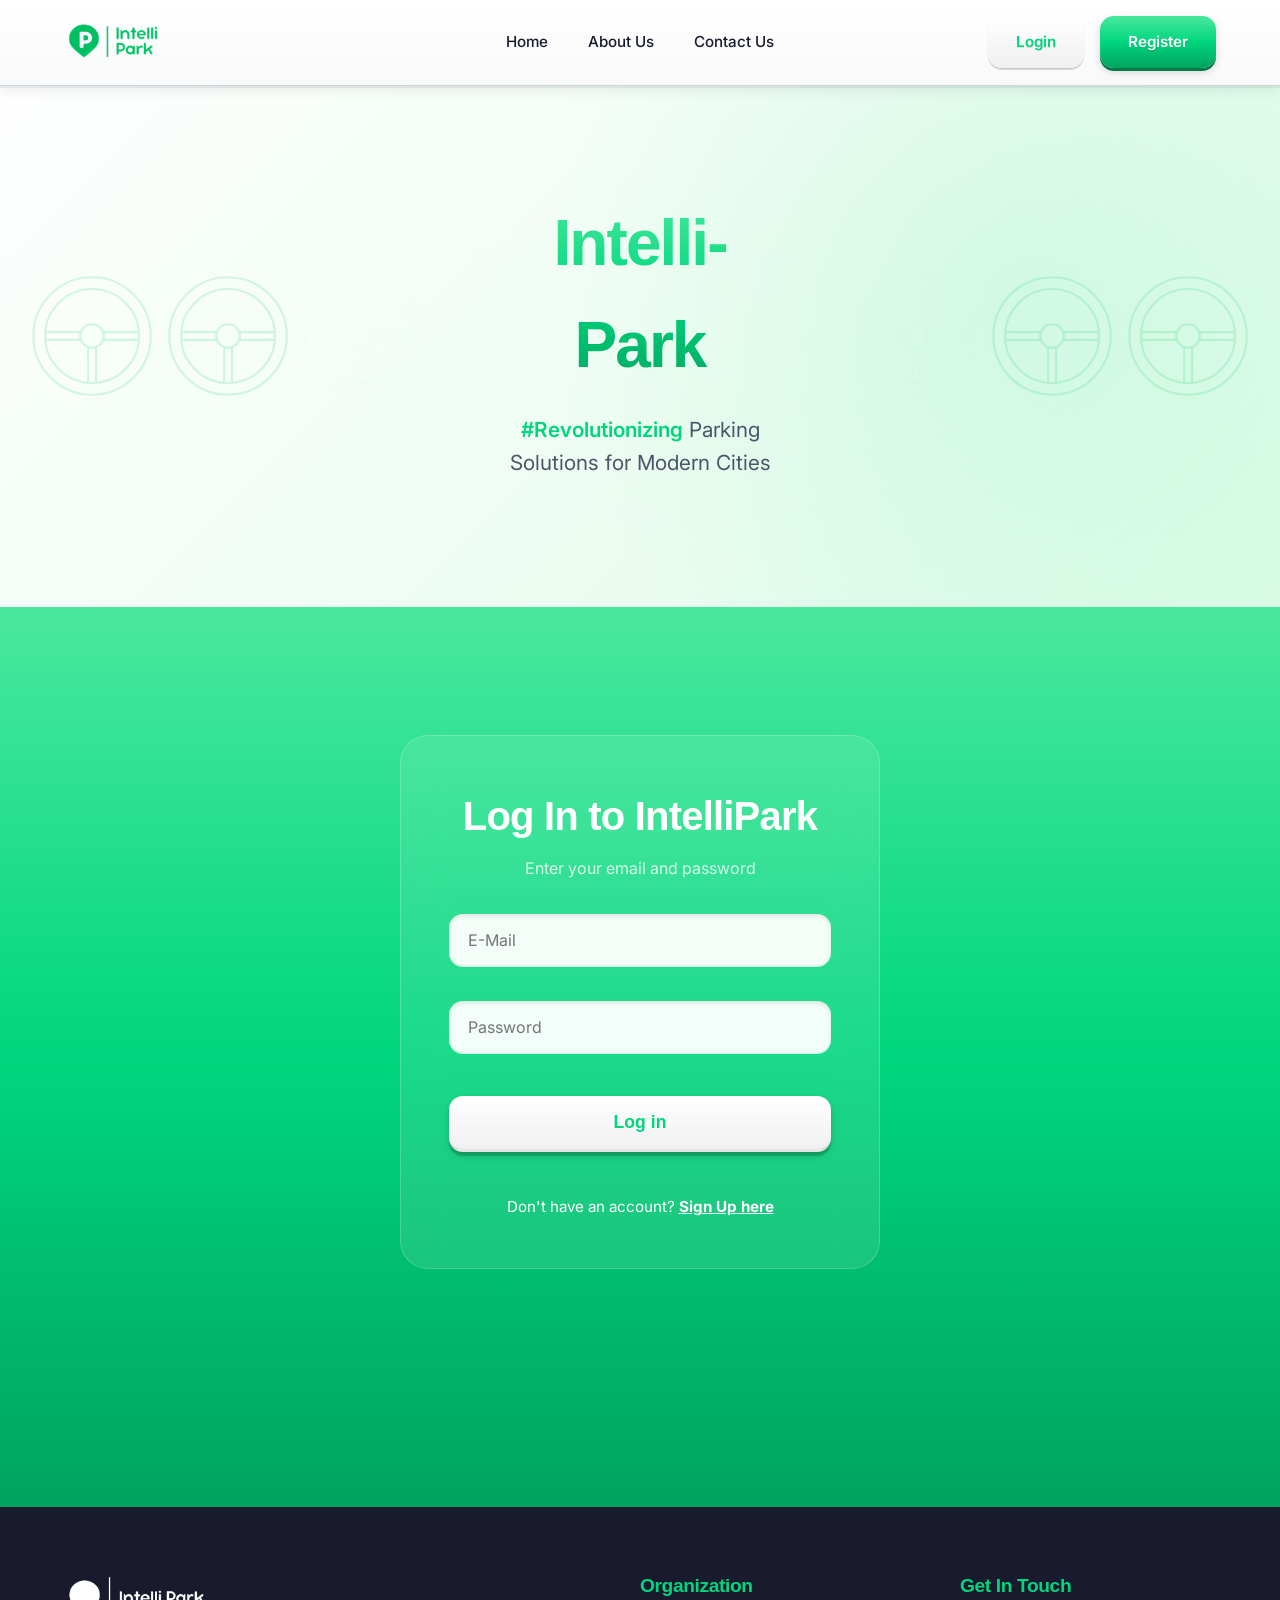
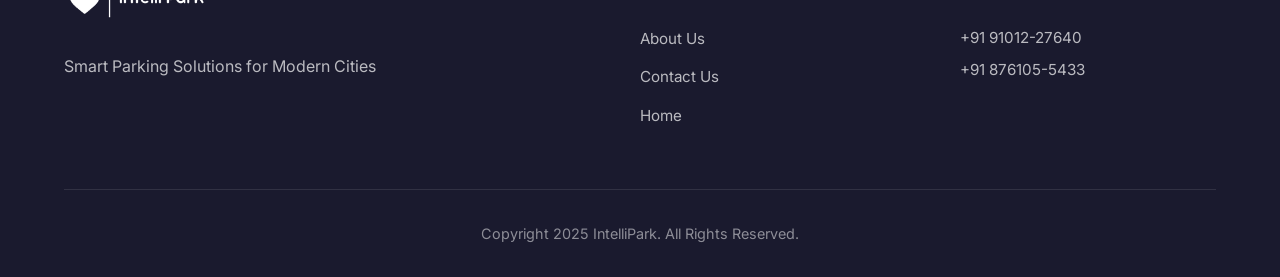
<file: frontend/admin.html>
<!DOCTYPE html>
<html lang="en">
<head>
    <meta charset="UTF-8">
    <meta name="viewport" content="width=device-width, initial-scale=1.0">
    <title>Admin Panel - IntelliPark</title>
    <link rel="stylesheet" href="styles.css">
    <link rel="stylesheet" href="css/pages.css">
    <link rel="stylesheet" href="css/admin.css">
    <link rel="icon" type="image/x-icon" href="assets/favicon.ico">
</head>
<body>
    <!-- Navbar -->
    <nav class="navbar">
        <div class="nav-brand">
            <a href="index.html" class="logo-link">
                <span class="logo-icon">P</span>
                <span class="logo-text">IntelliPark</span>
            </a>
        </div>
        <div class="nav-links">
            <a href="index.html">Home</a>
            <a href="parking-search.html">Find Parking</a>
            <a href="dashboard.html">Dashboard</a>
            <a href="admin.html" class="active">Admin</a>
        </div>
        <div id="auth-nav" class="auth-buttons">
            <a href="login.html" class="btn btn-login">Login</a>
            <a href="register.html" class="btn btn-register">Register</a>
        </div>
        <button class="mobile-menu-btn" id="mobileMenuBtn" aria-label="Toggle menu">
            <span></span>
            <span></span>
            <span></span>
        </button>
    </nav>
    
    <!-- Mobile Navigation -->
    <div class="mobile-nav" id="mobileNav">
        <a href="index.html">Home</a>
        <a href="parking-search.html">Find Parking</a>
        <a href="dashboard.html">Dashboard</a>
        <a href="admin.html">Admin</a>
        <a href="login.html">Login</a>
        <a href="register.html">Register</a>
    </div>

    <!-- Admin Section -->
    <main class="page-main">
        <div class="admin-container">
            <div class="admin-header">
                <h1>Admin Panel</h1>
                <p>Configure parking spaces and manage detection</p>
            </div>

            <!-- Messages -->
            <div id="error-message" class="alert alert-error" style="display: none;"></div>
            <div id="success-message" class="alert alert-success" style="display: none;"></div>

            <!-- Admin Cards Grid -->
            <div class="admin-grid">
                <!-- Step 1: Video Source -->
                <div class="admin-card" id="step-video">
                    <div class="admin-card-header">
                        <div class="admin-card-icon">
                            <svg width="24" height="24" viewBox="0 0 24 24" fill="none" stroke="currentColor" stroke-width="2">
                                <polygon points="23 7 16 12 23 17 23 7"/>
                                <rect x="1" y="5" width="15" height="14" rx="2" ry="2"/>
                            </svg>
                        </div>
                        <div>
                            <h2>Video Source</h2>
                            <span class="step-badge">Step 1</span>
                        </div>
                    </div>
                    <p class="admin-card-desc">Enter a YouTube parking lot video URL to extract a frame for configuring parking spaces.</p>
                    <div class="form-group">
                        <label for="youtube-url">YouTube Video URL</label>
                        <input type="url" id="youtube-url"
                               placeholder="https://www.youtube.com/watch?v=..."
                               class="form-input">
                    </div>
                    <div class="form-group">
                        <label for="location-name">Location Name</label>
                        <input type="text" id="location-name"
                               placeholder="e.g., Main Street Parking"
                               class="form-input">
                    </div>
                    <button id="btn-extract-frame" class="btn btn-primary">
                        <svg width="18" height="18" viewBox="0 0 24 24" fill="none" stroke="currentColor" stroke-width="2">
                            <rect x="3" y="3" width="18" height="18" rx="2" ry="2"/>
                            <circle cx="8.5" cy="8.5" r="1.5"/>
                            <polyline points="21 15 16 10 5 21"/>
                        </svg>
                        Extract Frame
                    </button>
                </div>

                <!-- Step 2: Draw Polygons -->
                <div class="admin-card wide" id="step-draw" style="display: none;">
                    <div class="admin-card-header">
                        <div class="admin-card-icon">
                            <svg width="24" height="24" viewBox="0 0 24 24" fill="none" stroke="currentColor" stroke-width="2">
                                <polygon points="12 2 2 7 12 12 22 7 12 2"/>
                                <polyline points="2 17 12 22 22 17"/>
                                <polyline points="2 12 12 17 22 12"/>
                            </svg>
                        </div>
                        <div>
                            <h2>Draw Parking Spaces</h2>
                            <span class="step-badge">Step 2</span>
                        </div>
                    </div>

                    <div class="instructions-box">
                        <h4>Instructions</h4>
                        <ul>
                            <li>Click on the image to add polygon points</li>
                            <li>Press <kbd>Enter</kbd> or double-click to complete a polygon</li>
                            <li>Press <kbd>Escape</kbd> to cancel current polygon</li>
                            <li>Click on existing polygons to select them</li>
                            <li>Press <kbd>Delete</kbd> to remove selected polygon</li>
                        </ul>
                    </div>

                    <div class="canvas-toolbar">
                        <button id="btn-undo" class="btn btn-outline btn-sm" disabled>
                            <svg width="16" height="16" viewBox="0 0 24 24" fill="none" stroke="currentColor" stroke-width="2">
                                <path d="M3 7v6h6"/>
                                <path d="M21 17a9 9 0 00-9-9 9 9 0 00-6 2.3L3 13"/>
                            </svg>
                            Undo
                        </button>
                        <button id="btn-clear-current" class="btn btn-outline btn-sm" disabled>Clear Current</button>
                        <button id="btn-delete-selected" class="btn btn-outline btn-sm" disabled>Delete Selected</button>
                        <div class="space-counter">
                            <span class="counter-label">Spaces:</span>
                            <span class="counter-value" id="polygon-count">0</span>
                        </div>
                    </div>

                    <div class="canvas-container">
                        <canvas id="drawing-canvas"></canvas>
                    </div>

                    <div class="canvas-actions">
                        <button id="btn-back" class="btn btn-outline">
                            <svg width="18" height="18" viewBox="0 0 24 24" fill="none" stroke="currentColor" stroke-width="2">
                                <path d="M19 12H5M12 19l-7-7 7-7"/>
                            </svg>
                            Back
                        </button>
                        <button id="btn-save-spaces" class="btn btn-primary" disabled>
                            <svg width="18" height="18" viewBox="0 0 24 24" fill="none" stroke="currentColor" stroke-width="2">
                                <path d="M19 21H5a2 2 0 01-2-2V5a2 2 0 012-2h11l5 5v11a2 2 0 01-2 2z"/>
                                <polyline points="17 21 17 13 7 13 7 21"/>
                                <polyline points="7 3 7 8 15 8"/>
                            </svg>
                            Save Parking Spaces
                        </button>
                    </div>
                </div>

                <!-- Existing Spaces -->
                <div class="admin-card" id="step-manage">
                    <div class="admin-card-header">
                        <div class="admin-card-icon">
                            <svg width="24" height="24" viewBox="0 0 24 24" fill="none" stroke="currentColor" stroke-width="2">
                                <rect x="3" y="3" width="7" height="7"/>
                                <rect x="14" y="3" width="7" height="7"/>
                                <rect x="14" y="14" width="7" height="7"/>
                                <rect x="3" y="14" width="7" height="7"/>
                            </svg>
                        </div>
                        <div>
                            <h2>Existing Spaces</h2>
                        </div>
                    </div>
                    <div class="spaces-filter-row">
                        <select id="filter-location" class="form-select">
                            <option value="">All Locations</option>
                        </select>
                        <button id="btn-refresh-spaces" class="btn btn-outline btn-sm">
                            <svg width="16" height="16" viewBox="0 0 24 24" fill="none" stroke="currentColor" stroke-width="2">
                                <path d="M23 4v6h-6M1 20v-6h6M3.51 9a9 9 0 0114.85-3.36L23 10M1 14l4.64 4.36A9 9 0 0020.49 15"/>
                            </svg>
                            Refresh
                        </button>
                    </div>
                    <div id="spaces-list" class="spaces-list">
                        <div class="empty-state">
                            <svg width="48" height="48" viewBox="0 0 24 24" fill="none" stroke="currentColor" stroke-width="1.5">
                                <rect x="3" y="3" width="18" height="18" rx="2"/>
                                <path d="M9 17V7h4a3 3 0 010 6H9"/>
                            </svg>
                            <p>No parking spaces configured yet</p>
                        </div>
                    </div>
                </div>

                <!-- Detection Control -->
                <div class="admin-card" id="step-detection">
                    <div class="admin-card-header">
                        <div class="admin-card-icon">
                            <svg width="24" height="24" viewBox="0 0 24 24" fill="none" stroke="currentColor" stroke-width="2">
                                <circle cx="12" cy="12" r="3"/>
                                <path d="M19.4 15a1.65 1.65 0 00.33 1.82l.06.06a2 2 0 010 2.83 2 2 0 01-2.83 0l-.06-.06a1.65 1.65 0 00-1.82-.33 1.65 1.65 0 00-1 1.51V21a2 2 0 01-2 2 2 2 0 01-2-2v-.09A1.65 1.65 0 009 19.4a1.65 1.65 0 00-1.82.33l-.06.06a2 2 0 01-2.83 0 2 2 0 010-2.83l.06-.06a1.65 1.65 0 00.33-1.82 1.65 1.65 0 00-1.51-1H3a2 2 0 01-2-2 2 2 0 012-2h.09A1.65 1.65 0 004.6 9a1.65 1.65 0 00-.33-1.82l-.06-.06a2 2 0 010-2.83 2 2 0 012.83 0l.06.06a1.65 1.65 0 001.82.33H9a1.65 1.65 0 001-1.51V3a2 2 0 012-2 2 2 0 012 2v.09a1.65 1.65 0 001 1.51 1.65 1.65 0 001.82-.33l.06-.06a2 2 0 012.83 0 2 2 0 010 2.83l-.06.06a1.65 1.65 0 00-.33 1.82V9a1.65 1.65 0 001.51 1H21a2 2 0 012 2 2 2 0 01-2 2h-.09a1.65 1.65 0 00-1.51 1z"/>
                            </svg>
                        </div>
                        <div>
                            <h2>Detection Control</h2>
                        </div>
                    </div>
                    <p class="admin-card-desc">Generate the command to start real-time detection for a video source.</p>
                    <div class="detection-controls">
                        <select id="select-source" class="form-select">
                            <option value="">Select Video Source</option>
                        </select>
                        <button id="btn-get-config" class="btn btn-primary" disabled>
                            <svg width="18" height="18" viewBox="0 0 24 24" fill="none" stroke="currentColor" stroke-width="2">
                                <polyline points="4 17 10 11 4 5"/>
                                <line x1="12" y1="19" x2="20" y2="19"/>
                            </svg>
                            Get Command
                        </button>
                    </div>
                    <div id="detection-command" class="detection-command" style="display: none;">
                        <div class="command-header">
                            <span class="command-label">Run in detection folder:</span>
                            <button class="btn-copy-cmd" onclick="copyCommand()">
                                <svg width="16" height="16" viewBox="0 0 24 24" fill="none" stroke="currentColor" stroke-width="2">
                                    <rect x="9" y="9" width="13" height="13" rx="2" ry="2"/>
                                    <path d="M5 15H4a2 2 0 01-2-2V4a2 2 0 012-2h9a2 2 0 012 2v1"/>
                                </svg>
                                Copy
                            </button>
                        </div>
                        <code id="command-text"></code>
                    </div>
                </div>
            </div>
        </div>
    </main>

    <!-- Footer -->
    <footer class="footer">
        <div class="footer-content">
            <div class="footer-brand">
                <div class="footer-logo">
                    <span class="logo-icon">P</span>
                    <span class="logo-text">IntelliPark</span>
                </div>
                <p>AI-powered smart parking solutions.</p>
            </div>
            <div class="footer-links">
                <h3>Quick Links</h3>
                <ul>
                    <li><a href="index.html">Home</a></li>
                    <li><a href="dashboard.html">Dashboard</a></li>
                </ul>
            </div>
            <div class="footer-contact">
                <h3>Contact</h3>
                <p>hello@intellipark.com</p>
            </div>
        </div>
        <div class="footer-bottom">
            <p>&copy; 2024 IntelliPark. All Rights Reserved.</p>
        </div>
    </footer>

    <!-- Scripts -->
    <script src="js/api.js"></script>
    <script src="js/auth.js"></script>
    <script src="js/polygon-drawer.js"></script>
    <script src="js/admin.js"></script>
    <script>
        function copyCommand() {
            const code = document.getElementById('command-text').textContent;
            navigator.clipboard.writeText(code).then(() => {
                const btn = document.querySelector('.btn-copy-cmd');
                btn.innerHTML = '<svg width="16" height="16" viewBox="0 0 24 24" fill="none" stroke="currentColor" stroke-width="2"><polyline points="20 6 9 17 4 12"/></svg> Copied!';
                setTimeout(() => {
                    btn.innerHTML = '<svg width="16" height="16" viewBox="0 0 24 24" fill="none" stroke="currentColor" stroke-width="2"><rect x="9" y="9" width="13" height="13" rx="2" ry="2"/><path d="M5 15H4a2 2 0 01-2-2V4a2 2 0 012-2h9a2 2 0 012 2v1"/></svg> Copy';
                }, 2000);
            });
        }
    </script>
</body>
</html>
</file>
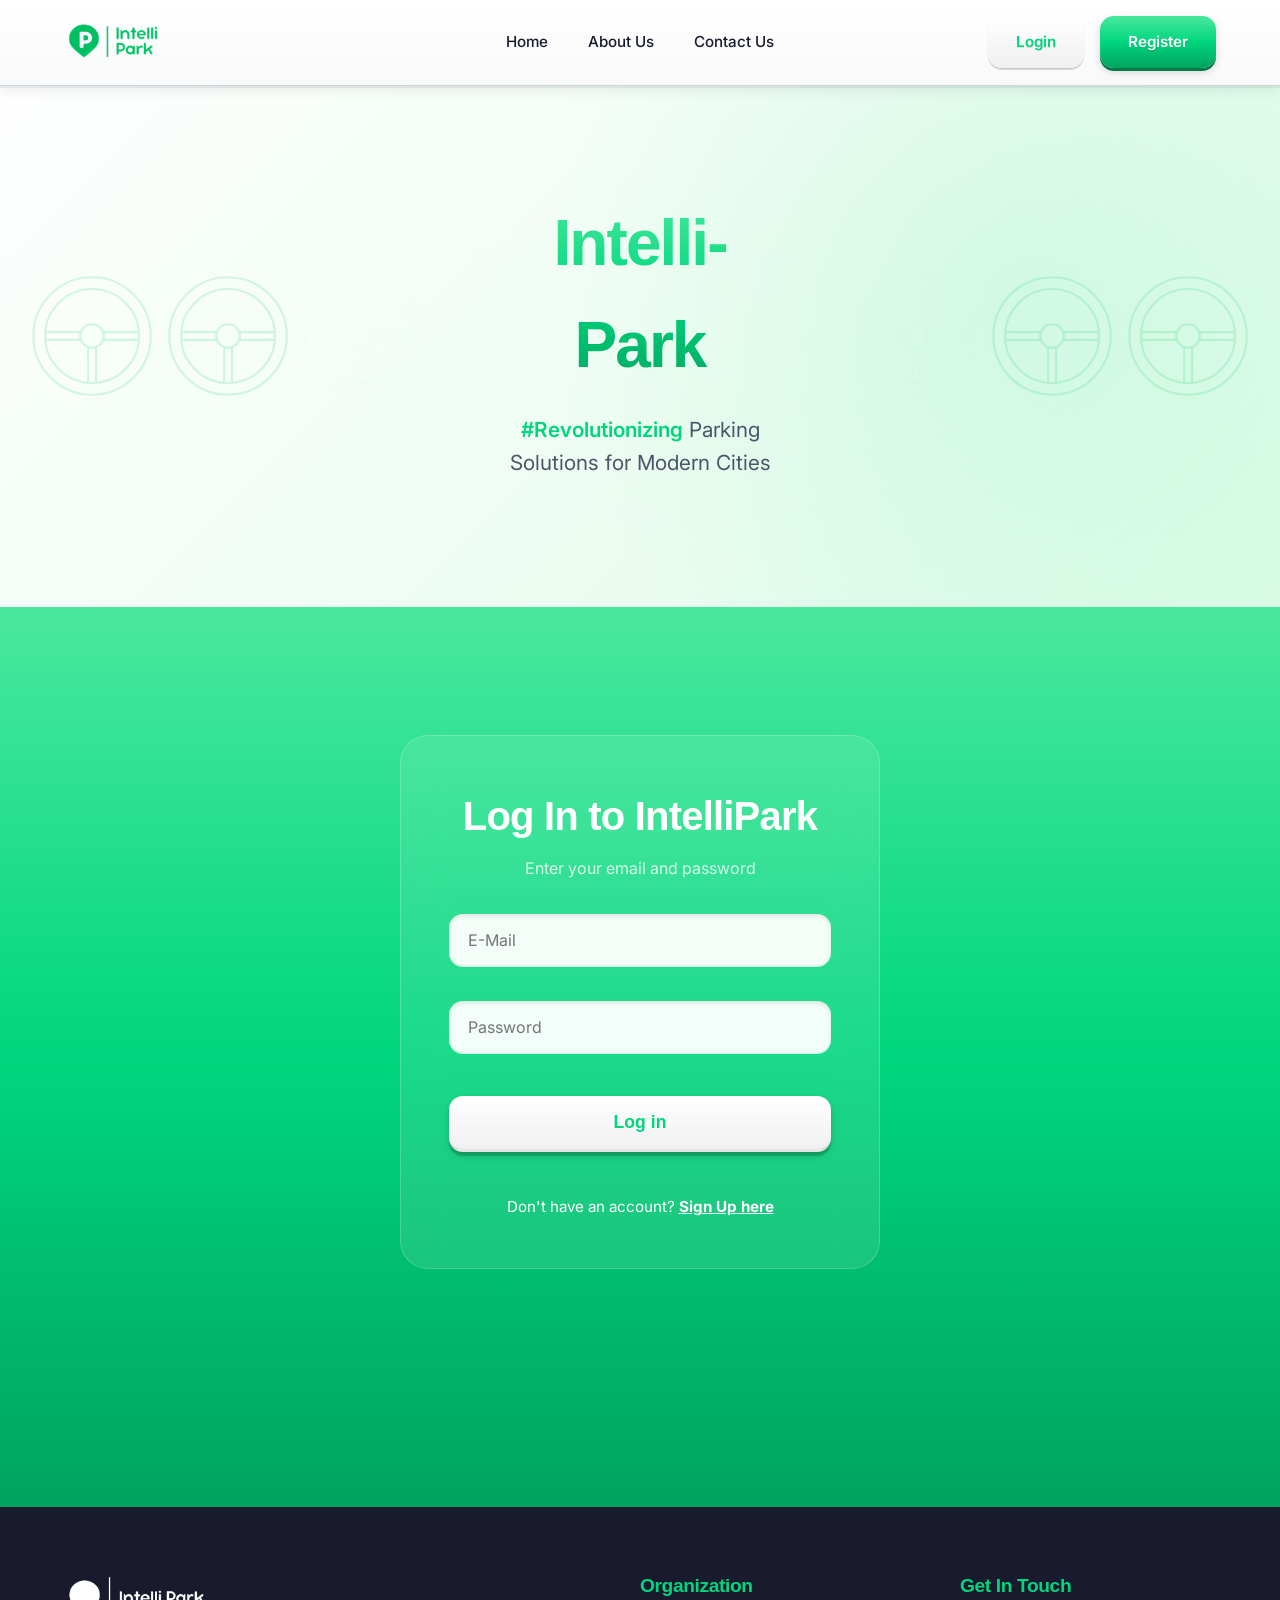
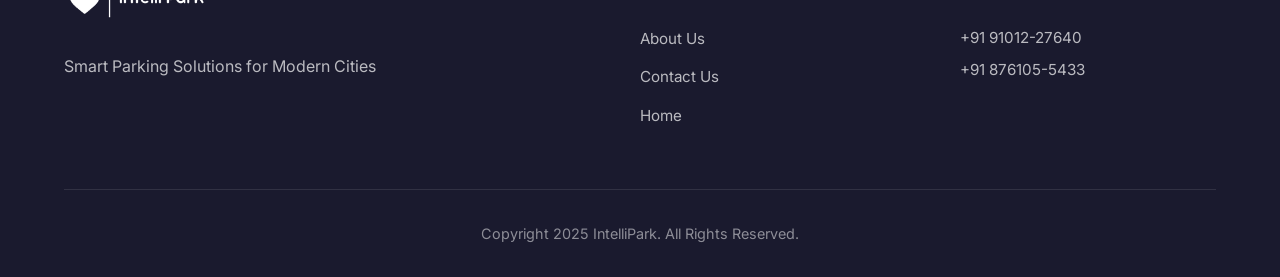
<file: frontend/bookings.html>
<!DOCTYPE html>
<html lang="en">
<head>
    <meta charset="UTF-8">
    <meta name="viewport" content="width=device-width, initial-scale=1.0">
    <title>My Bookings - IntelliPark</title>
    <link rel="stylesheet" href="styles.css">
    <link rel="stylesheet" href="css/additional.css">
    <link rel="icon" type="image/x-icon" href="assets/favicon.ico">
</head>
<body>
    <!-- Navbar -->
    <nav class="navbar">
        <div class="logo">
            <a href="index.html">
                <img src="assets/Logo-Short 1.png" alt="IntelliPark Logo">
            </a>
        </div>
        <div class="nav-links">
            <a href="index.html">Home</a>
            <a href="parking-search.html">Find Parking</a>
            <a href="profile.html">Profile</a>
        </div>
        <div id="auth-nav" class="auth-buttons"></div>
        <button class="mobile-menu-btn" id="mobileMenuBtn" aria-label="Toggle menu">
            <span></span>
            <span></span>
            <span></span>
        </button>
    </nav>

    <!-- Mobile Navigation -->
    <div class="mobile-nav" id="mobileNav">
        <a href="index.html">Home</a>
        <a href="parking-search.html">Find Parking</a>
        <a href="bookings.html" class="active">My Bookings</a>
        <a href="profile.html">Profile</a>
    </div>

    <!-- Bookings Section -->
    <section class="bookings-section">
        <div class="bookings-container">
            <div class="bookings-header">
                <h1>My Bookings</h1>
                <a href="parking-search.html" class="btn btn-primary">Book New Parking</a>
            </div>

            <!-- Filter Buttons -->
            <div class="booking-filters">
                <button class="filter-btn active" data-status="">All</button>
                <button class="filter-btn" data-status="confirmed">Upcoming</button>
                <button class="filter-btn" data-status="active">Active</button>
                <button class="filter-btn" data-status="completed">Completed</button>
                <button class="filter-btn" data-status="cancelled">Cancelled</button>
            </div>

            <!-- Messages -->
            <div id="error-message" class="error-message" style="display: none;"></div>
            <div id="success-message" class="success-message" style="display: none;"></div>

            <!-- Loading State -->
            <div id="loading" class="loading-state">
                <p>Loading your bookings...</p>
            </div>

            <!-- Empty State -->
            <div id="empty-state" class="empty-state" style="display: none;">
                <h3>No bookings found</h3>
                <p>You haven't made any parking reservations yet.</p>
                <a href="parking-search.html" class="btn btn-primary">Find Parking</a>
            </div>

            <!-- Bookings List -->
            <div id="bookings-list" class="bookings-list"></div>
        </div>
    </section>

    <!-- Footer -->
    <footer class="footer">
        <div class="footer-content">
            <div class="footer-brand">
                <img src="assets/Logo-Long  1.png" alt="IntelliPark Logo">
                <p>Smart Parking Solutions for Modern Cities</p>
            </div>
            <div class="footer-links">
                <h3>Organization</h3>
                <ul>
                    <li><a href="about.html">About Us</a></li>
                    <li><a href="contact.html">Contact Us</a></li>
                    <li><a href="index.html">Home</a></li>
                </ul>
            </div>
            <div class="footer-contact">
                <h3>Get In Touch</h3>
                <p>+91 91012-27640</p>
            </div>
        </div>
        <div class="footer-bottom">
            <p>Copyright 2025 IntelliPark. All Rights Reserved.</p>
        </div>
    </footer>

    <!-- Scripts -->
    <script src="js/api.js"></script>
    <script src="js/auth.js"></script>
    <script src="js/bookings.js"></script>
</body>
</html>
</file>
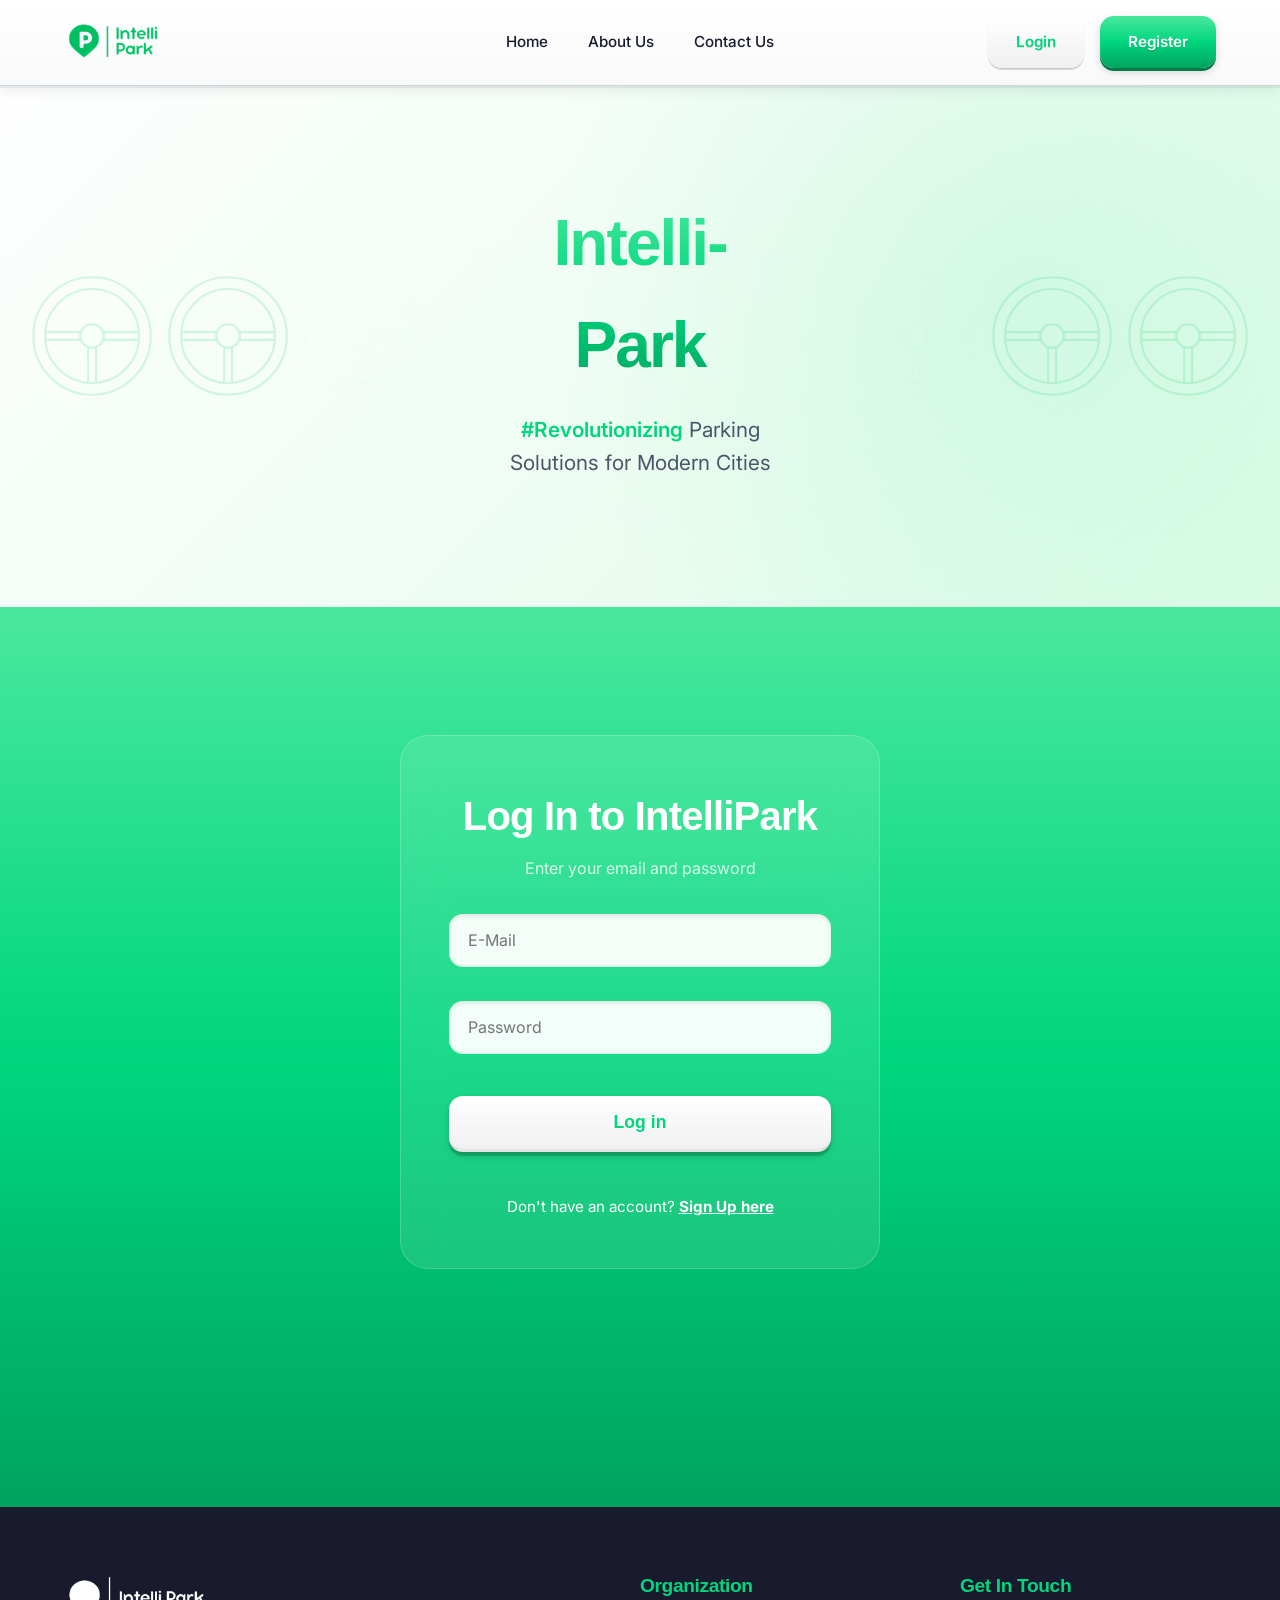
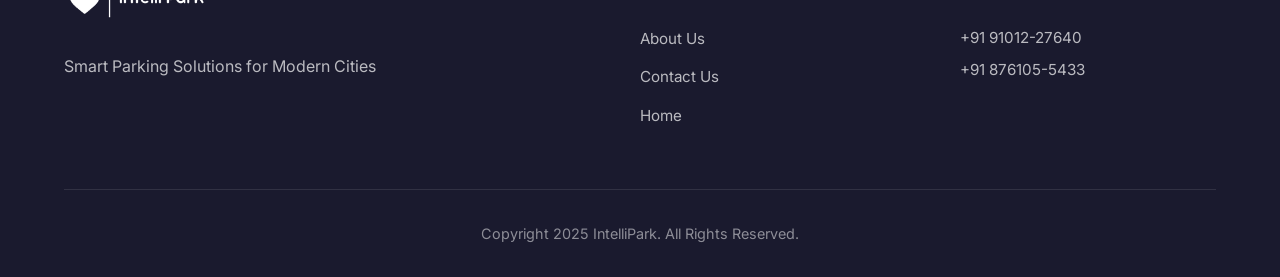
<file: frontend/login.html>
<!DOCTYPE html>
<html lang="en">
<head>
    <meta charset="UTF-8">
    <meta name="viewport" content="width=device-width, initial-scale=1.0">
    <title>Login - IntelliPark</title>
    <link rel="stylesheet" href="styles.css">
    <link rel="stylesheet" href="css/additional.css">
    <link rel="icon" type="image/x-icon" href="assets/favicon.ico">
</head>
<body>
    <!-- Navbar -->
    <nav class="navbar">
        <div class="logo">
            <a href="index.html">
                <img src="assets/Logo-Short 1.png" alt="IntelliPark Logo">
            </a>
        </div>
        <div class="nav-links">
            <a href="index.html">Home</a>
            <a href="about.html">About Us</a>
            <a href="contact.html">Contact Us</a>
        </div>
        <div id="auth-nav" class="auth-buttons">
            <a href="login.html" class="btn btn-login">Login</a>
            <a href="register.html" class="btn btn-register">Register</a>
        </div>
        <button class="mobile-menu-btn" id="mobileMenuBtn" aria-label="Toggle menu">
            <span></span>
            <span></span>
            <span></span>
        </button>
    </nav>

    <!-- Mobile Navigation -->
    <div class="mobile-nav" id="mobileNav">
        <a href="index.html">Home</a>
        <a href="about.html">About Us</a>
        <a href="contact.html">Contact Us</a>
        <a href="login.html" class="active">Login</a>
        <a href="register.html">Register</a>
    </div>

    <!-- Hero Section with Steering Wheels -->
    <section class="hero-section">
        <div class="steering-wheels">
            <img src="assets/steering-wheel.svg" alt="Steering Wheel" class="wheel">
            <img src="assets/steering-wheel.svg" alt="Steering Wheel" class="wheel">
            <img src="assets/steering-wheel-light.svg" alt="Steering Wheel Light" class="wheel" id="light-wheel">
            <div class="center-content">
                <h1>Intelli-Park</h1>
                <p class="tagline"><b>#Revolutionizing</b> Parking Solutions for Modern Cities</p>
            </div>
            <img src="assets/steering-wheel-light.svg" alt="Steering Wheel Light" class="wheel" id="light-wheel">
            <img src="assets/steering-wheel.svg" alt="Steering Wheel" class="wheel">
            <img src="assets/steering-wheel.svg" alt="Steering Wheel" class="wheel">
        </div>
    </section>

    <!-- Login Form Section -->
    <section class="login-section">
        <div class="login-form-container">
            <h2>Log In to IntelliPark</h2>
            <p class="login-subtitle">Enter your email and password</p>

            <!-- Error/Success Messages -->
            <div id="error-message" class="error-message" style="display: none;"></div>
            <div id="success-message" class="success-message" style="display: none;"></div>

            <form id="login-form" class="login-form">
                <div class="form-group">
                    <input type="email" id="email" placeholder="E-Mail" required>
                </div>

                <div class="form-group">
                    <input type="password" id="password" placeholder="Password" required>
                </div>

                <button type="submit" id="login-btn" class="login-btn">Log in</button>

                <p class="signup-link">
                    Don't have an account? <a href="register.html">Sign Up here</a>
                </p>
            </form>
        </div>
    </section>

    <!-- Footer -->
    <footer class="footer">
        <div class="footer-content">
            <div class="footer-brand">
                <img src="assets/Logo-Long  1.png" alt="IntelliPark Logo">
                <p>Smart Parking Solutions for Modern Cities</p>
            </div>
            <div class="footer-links">
                <h3>Organization</h3>
                <ul>
                    <li><a href="about.html">About Us</a></li>
                    <li><a href="contact.html">Contact Us</a></li>
                    <li><a href="index.html">Home</a></li>
                </ul>
            </div>
            <div class="footer-contact">
                <h3>Get In Touch</h3>
                <p>+91 91012-27640</p>
                <p>+91 876105-5433</p>
            </div>
        </div>
        <div class="footer-bottom">
            <p>Copyright 2025 IntelliPark. All Rights Reserved.</p>
        </div>
    </footer>

    <!-- Scripts -->
    <script src="js/api.js"></script>
    <script src="js/auth.js"></script>
    <script>
        // Redirect if already logged in
        if (api.isAuthenticated()) {
            window.location.href = 'index.html';
        }

        // Handle login form submission
        document.getElementById('login-form').addEventListener('submit', async (e) => {
            e.preventDefault();

            const email = document.getElementById('email').value.trim();
            const password = document.getElementById('password').value;
            const loginBtn = document.getElementById('login-btn');
            const errorDiv = document.getElementById('error-message');
            const successDiv = document.getElementById('success-message');

            // Hide previous messages
            errorDiv.style.display = 'none';
            successDiv.style.display = 'none';

            // Validate inputs
            if (!email || !password) {
                errorDiv.textContent = 'Please enter both email and password.';
                errorDiv.style.display = 'block';
                return;
            }

            // Set loading state
            loginBtn.disabled = true;
            loginBtn.textContent = 'Logging in...';

            try {
                await api.login(email, password);

                // Show success message
                successDiv.textContent = 'Login successful! Redirecting...';
                successDiv.style.display = 'block';

                // Redirect after short delay
                setTimeout(() => {
                    auth.redirectAfterLogin();
                }, 1000);

            } catch (error) {
                errorDiv.textContent = error.message || 'Login failed. Please try again.';
                errorDiv.style.display = 'block';

                // Reset button
                loginBtn.disabled = false;
                loginBtn.textContent = 'Log in';
            }
        });
    </script>
</body>
</html>
</file>
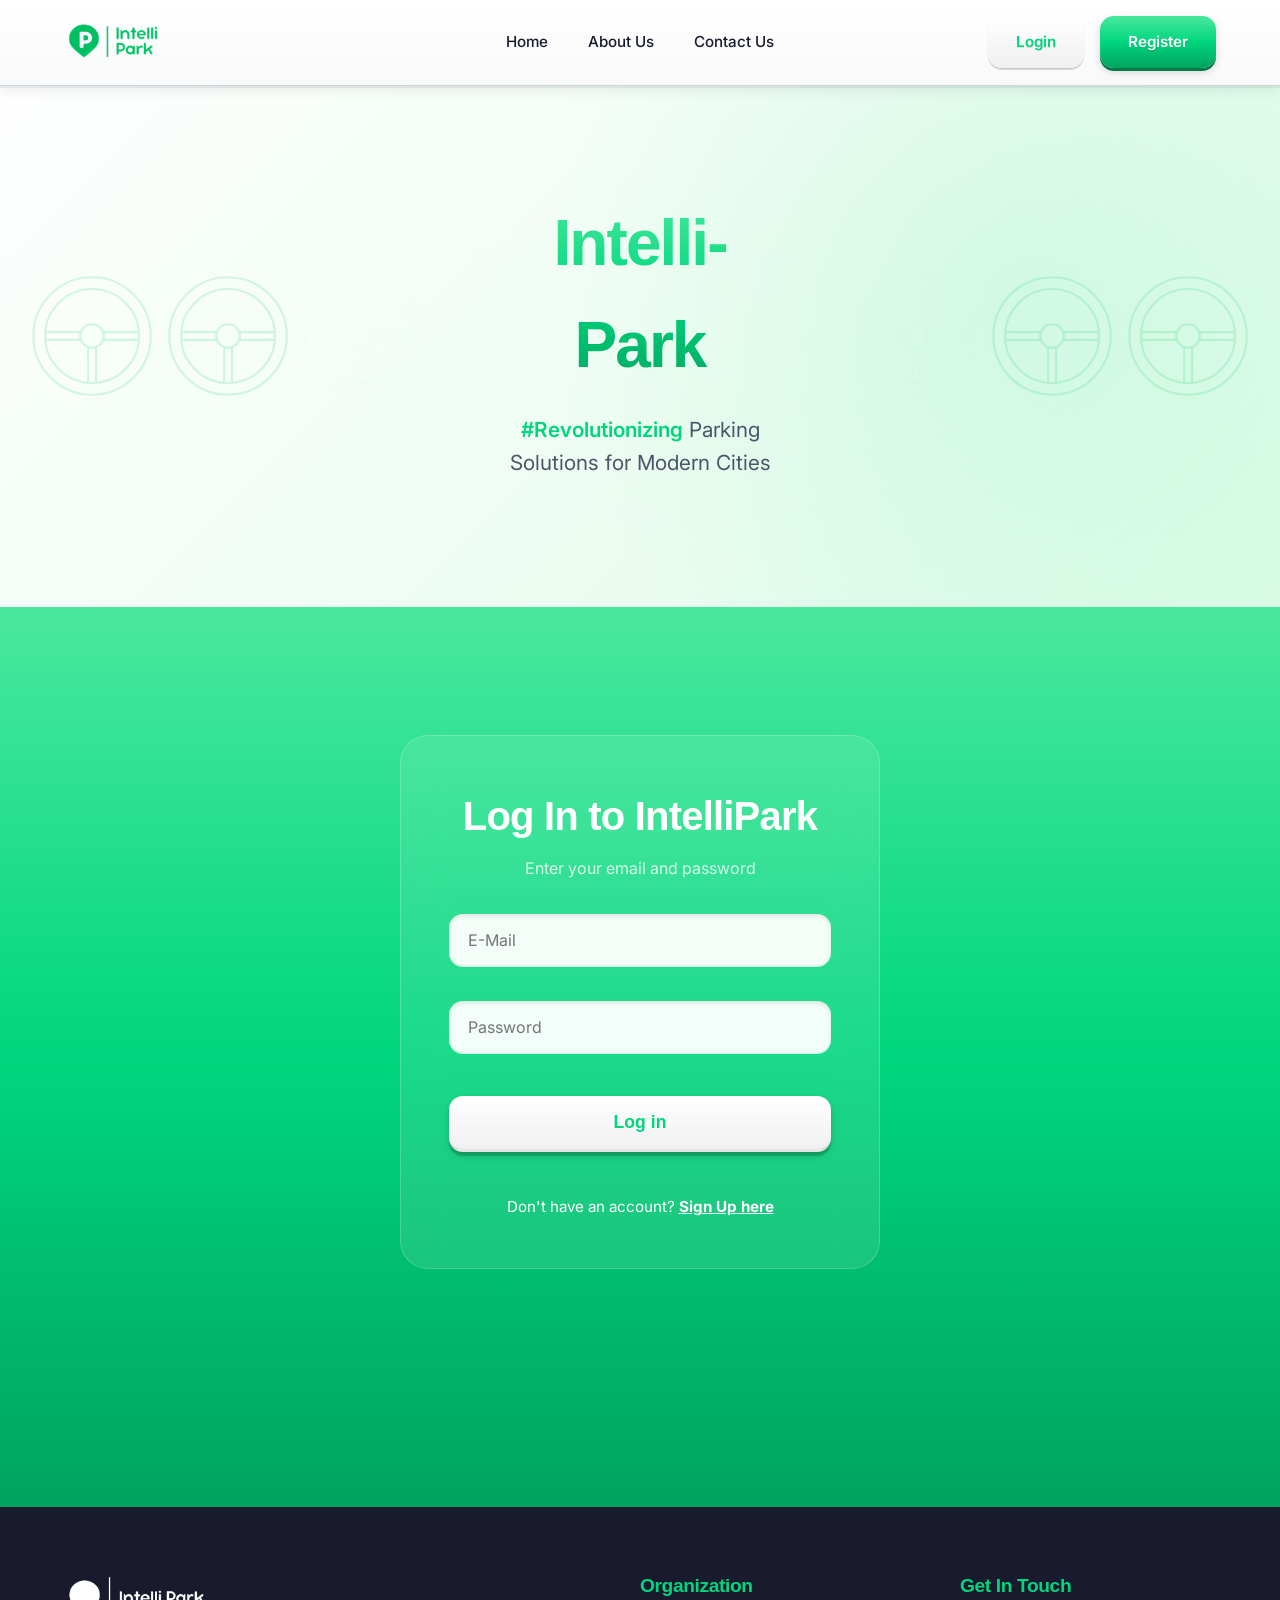
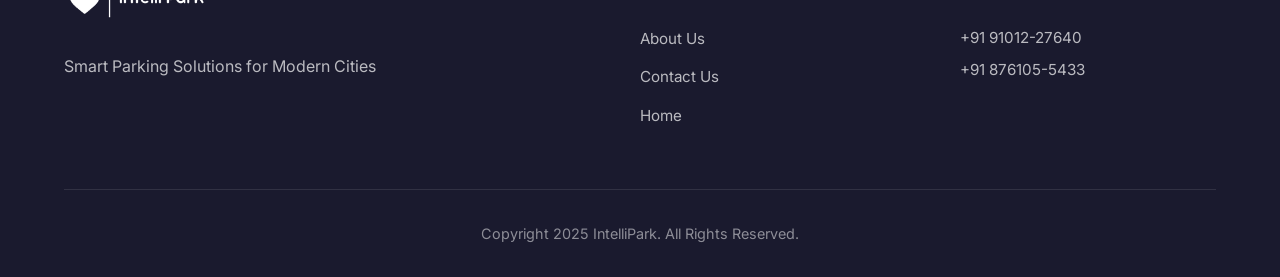
<file: frontend/profile.html>
<!DOCTYPE html>
<html lang="en">
<head>
    <meta charset="UTF-8">
    <meta name="viewport" content="width=device-width, initial-scale=1.0">
    <title>Profile - IntelliPark</title>
    <link rel="stylesheet" href="styles.css">
    <link rel="stylesheet" href="css/additional.css">
    <link rel="icon" type="image/x-icon" href="assets/favicon.ico">
</head>
<body>
    <!-- Navbar -->
    <nav class="navbar">
        <div class="logo">
            <a href="index.html">
                <img src="assets/Logo-Short 1.png" alt="IntelliPark Logo">
            </a>
        </div>
        <div class="nav-links">
            <a href="index.html">Home</a>
            <a href="parking-search.html">Find Parking</a>
            <a href="bookings.html">My Bookings</a>
        </div>
        <div id="auth-nav" class="auth-buttons"></div>
        <button class="mobile-menu-btn" id="mobileMenuBtn" aria-label="Toggle menu">
            <span></span>
            <span></span>
            <span></span>
        </button>
    </nav>

    <!-- Mobile Navigation -->
    <div class="mobile-nav" id="mobileNav">
        <a href="index.html">Home</a>
        <a href="parking-search.html">Find Parking</a>
        <a href="bookings.html">My Bookings</a>
        <a href="profile.html" class="active">Profile</a>
    </div>

    <!-- Profile Section -->
    <section class="profile-section">
        <div class="profile-container">
            <div class="profile-header">
                <div class="profile-avatar">
                    <span id="avatar-initial">U</span>
                </div>
                <div class="profile-info">
                    <h1 id="display-name">User</h1>
                    <p id="member-since">Member since 2025</p>
                </div>
            </div>

            <!-- Messages -->
            <div id="error-message" class="error-message" style="display: none;"></div>
            <div id="success-message" class="success-message" style="display: none;"></div>

            <!-- Profile Form -->
            <div class="profile-card">
                <h2>Profile Information</h2>
                <form id="profile-form">
                    <div class="form-group">
                        <label for="profile-name">Full Name</label>
                        <input type="text" id="profile-name" required>
                    </div>

                    <div class="form-group">
                        <label for="profile-email">Email</label>
                        <input type="email" id="profile-email" disabled>
                        <small>Email cannot be changed</small>
                    </div>

                    <div class="form-group">
                        <label for="profile-phone">Phone Number</label>
                        <input type="tel" id="profile-phone" placeholder="Enter phone number">
                    </div>

                    <button type="submit" class="btn btn-primary">Save Changes</button>
                </form>
            </div>

            <!-- Password Change Form -->
            <div class="profile-card">
                <h2>Change Password</h2>
                <div id="password-error" class="error-message" style="display: none;"></div>
                <div id="password-success" class="success-message" style="display: none;"></div>

                <form id="password-form">
                    <div class="form-group">
                        <label for="current-password">Current Password</label>
                        <input type="password" id="current-password" required>
                    </div>

                    <div class="form-group">
                        <label for="new-password">New Password</label>
                        <input type="password" id="new-password" required>
                        <small>Minimum 8 characters, 1 uppercase, 1 number</small>
                    </div>

                    <div class="form-group">
                        <label for="confirm-new-password">Confirm New Password</label>
                        <input type="password" id="confirm-new-password" required>
                    </div>

                    <button type="submit" class="btn btn-secondary">Change Password</button>
                </form>
            </div>

            <!-- Quick Links -->
            <div class="profile-card">
                <h2>Quick Links</h2>
                <div class="quick-links">
                    <a href="bookings.html" class="quick-link">
                        <span>My Bookings</span>
                    </a>
                    <a href="parking-search.html" class="quick-link">
                        <span>Find Parking</span>
                    </a>
                    <button onclick="logout()" class="quick-link logout-link">
                        <span>Logout</span>
                    </button>
                </div>
            </div>
        </div>
    </section>

    <!-- Footer -->
    <footer class="footer">
        <div class="footer-content">
            <div class="footer-brand">
                <img src="assets/Logo-Long  1.png" alt="IntelliPark Logo">
                <p>Smart Parking Solutions for Modern Cities</p>
            </div>
            <div class="footer-links">
                <h3>Organization</h3>
                <ul>
                    <li><a href="about.html">About Us</a></li>
                    <li><a href="contact.html">Contact Us</a></li>
                    <li><a href="index.html">Home</a></li>
                </ul>
            </div>
            <div class="footer-contact">
                <h3>Get In Touch</h3>
                <p>+91 91012-27640</p>
            </div>
        </div>
        <div class="footer-bottom">
            <p>Copyright 2025 IntelliPark. All Rights Reserved.</p>
        </div>
    </footer>

    <!-- Scripts -->
    <script src="js/api.js"></script>
    <script src="js/auth.js"></script>
    <script src="js/profile.js"></script>
</body>
</html>
</file>
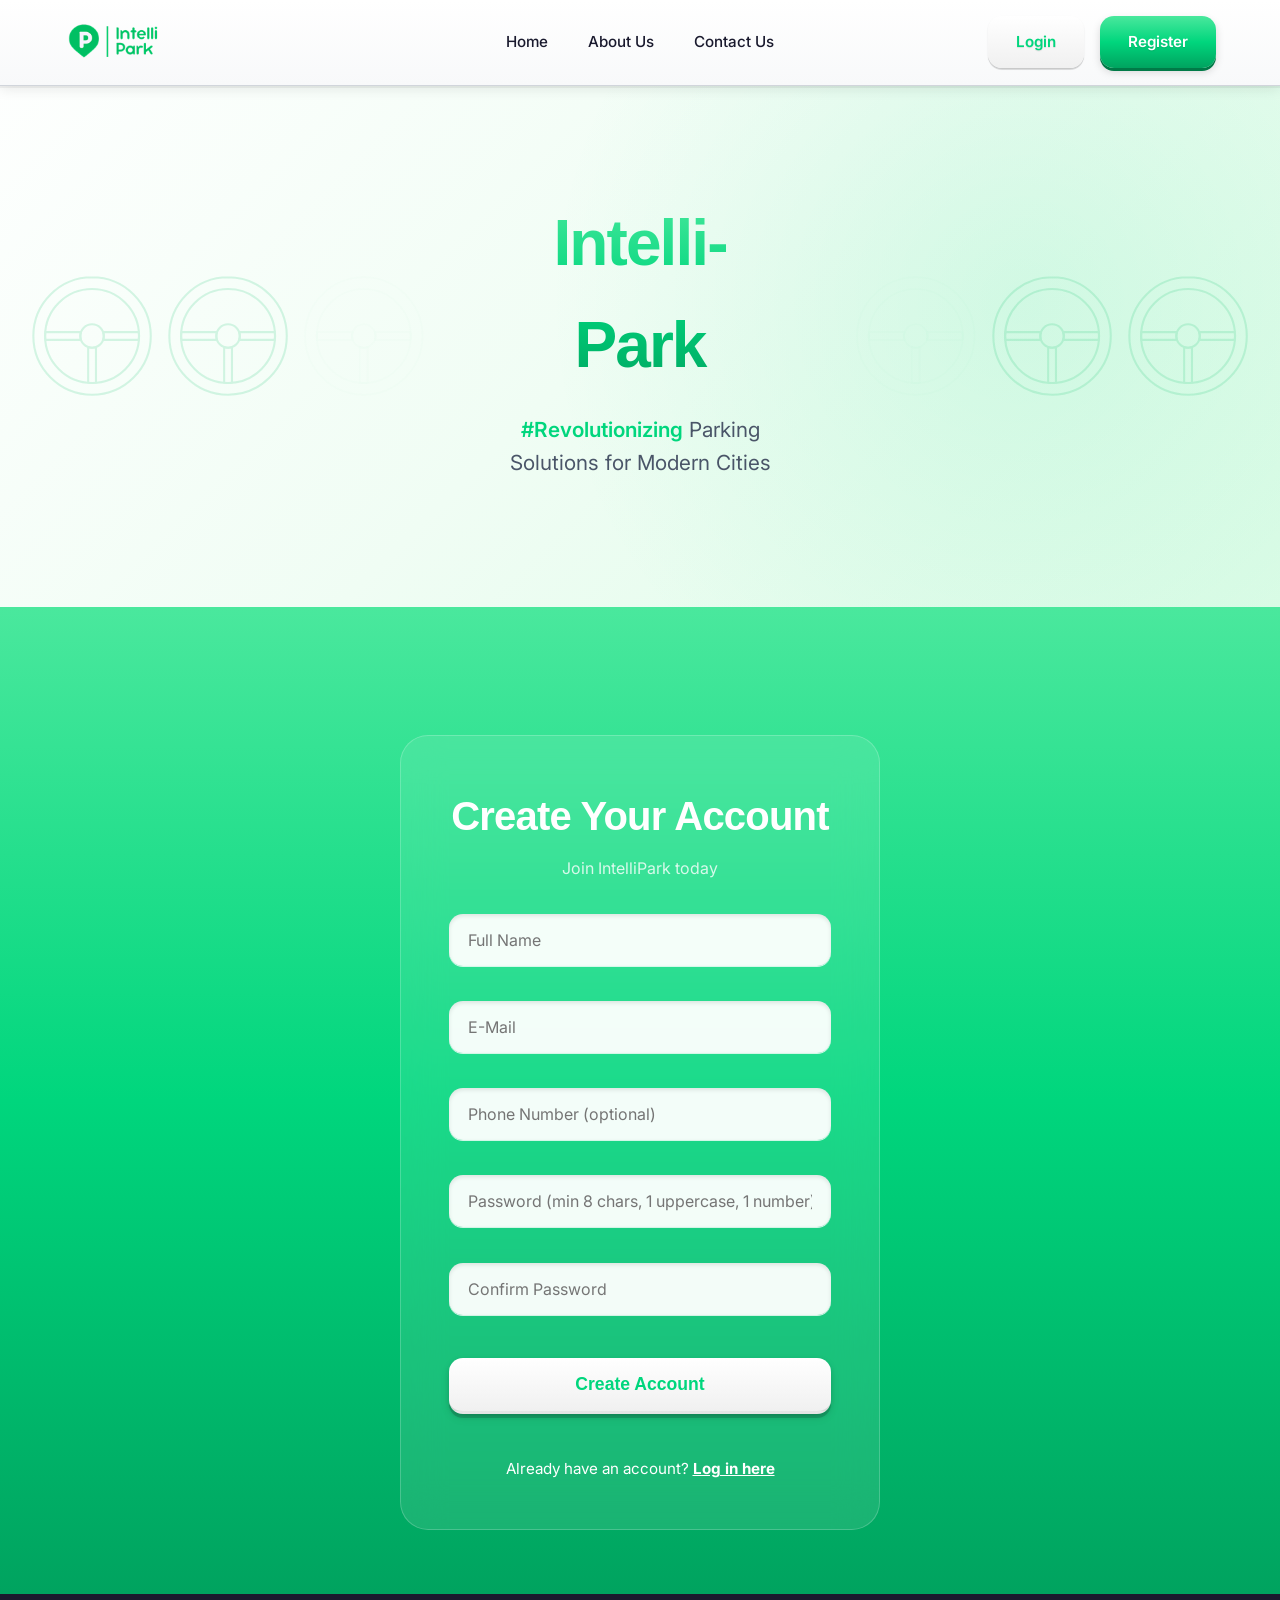
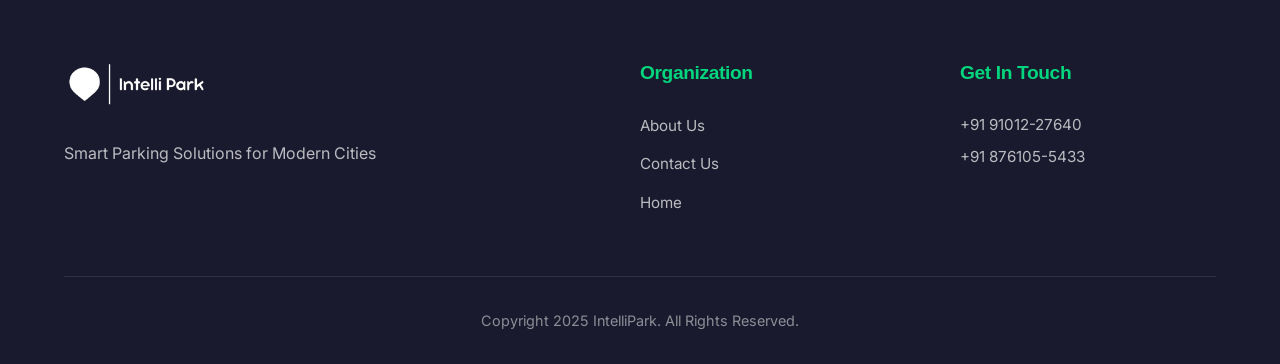
<file: frontend/register.html>
<!DOCTYPE html>
<html lang="en">
<head>
    <meta charset="UTF-8">
    <meta name="viewport" content="width=device-width, initial-scale=1.0">
    <title>Register - IntelliPark</title>
    <link rel="stylesheet" href="styles.css">
    <link rel="stylesheet" href="css/additional.css">
    <link rel="icon" type="image/x-icon" href="assets/favicon.ico">
</head>
<body>
    <!-- Navbar -->
    <nav class="navbar">
        <div class="logo">
            <a href="index.html">
                <img src="assets/Logo-Short 1.png" alt="IntelliPark Logo">
            </a>
        </div>
        <div class="nav-links">
            <a href="index.html">Home</a>
            <a href="about.html">About Us</a>
            <a href="contact.html">Contact Us</a>
        </div>
        <div id="auth-nav" class="auth-buttons">
            <a href="login.html" class="btn btn-login">Login</a>
            <a href="register.html" class="btn btn-register">Register</a>
        </div>
        <button class="mobile-menu-btn" id="mobileMenuBtn" aria-label="Toggle menu">
            <span></span>
            <span></span>
            <span></span>
        </button>
    </nav>

    <!-- Mobile Navigation -->
    <div class="mobile-nav" id="mobileNav">
        <a href="index.html">Home</a>
        <a href="about.html">About Us</a>
        <a href="contact.html">Contact Us</a>
        <a href="login.html">Login</a>
        <a href="register.html" class="active">Register</a>
    </div>

    <!-- Hero Section -->
    <section class="hero-section">
        <div class="steering-wheels">
            <img src="assets/steering-wheel.svg" alt="Steering Wheel" class="wheel">
            <img src="assets/steering-wheel.svg" alt="Steering Wheel" class="wheel">
            <img src="assets/steering-wheel-light.svg" alt="Steering Wheel Light" class="wheel" id="light-wheel">
            <div class="center-content">
                <h1>Intelli-Park</h1>
                <p class="tagline"><b>#Revolutionizing</b> Parking Solutions for Modern Cities</p>
            </div>
            <img src="assets/steering-wheel-light.svg" alt="Steering Wheel Light" class="wheel" id="light-wheel">
            <img src="assets/steering-wheel.svg" alt="Steering Wheel" class="wheel">
            <img src="assets/steering-wheel.svg" alt="Steering Wheel" class="wheel">
        </div>
    </section>

    <!-- Register Form Section -->
    <section class="login-section">
        <div class="login-form-container">
            <h2>Create Your Account</h2>
            <p class="login-subtitle">Join IntelliPark today</p>

            <!-- Error/Success Messages -->
            <div id="error-message" class="error-message" style="display: none;"></div>
            <div id="success-message" class="success-message" style="display: none;"></div>

            <form id="register-form" class="login-form">
                <div class="form-group">
                    <input type="text" id="name" placeholder="Full Name" required>
                </div>

                <div class="form-group">
                    <input type="email" id="email" placeholder="E-Mail" required>
                </div>

                <div class="form-group">
                    <input type="tel" id="phone" placeholder="Phone Number (optional)">
                </div>

                <div class="form-group">
                    <input type="password" id="password" placeholder="Password (min 8 chars, 1 uppercase, 1 number)" required>
                </div>

                <div class="form-group">
                    <input type="password" id="confirm-password" placeholder="Confirm Password" required>
                </div>

                <button type="submit" id="register-btn" class="login-btn">Create Account</button>

                <p class="signup-link">
                    Already have an account? <a href="login.html">Log in here</a>
                </p>
            </form>
        </div>
    </section>

    <!-- Footer -->
    <footer class="footer">
        <div class="footer-content">
            <div class="footer-brand">
                <img src="assets/Logo-Long  1.png" alt="IntelliPark Logo">
                <p>Smart Parking Solutions for Modern Cities</p>
            </div>
            <div class="footer-links">
                <h3>Organization</h3>
                <ul>
                    <li><a href="about.html">About Us</a></li>
                    <li><a href="contact.html">Contact Us</a></li>
                    <li><a href="index.html">Home</a></li>
                </ul>
            </div>
            <div class="footer-contact">
                <h3>Get In Touch</h3>
                <p>+91 91012-27640</p>
                <p>+91 876105-5433</p>
            </div>
        </div>
        <div class="footer-bottom">
            <p>Copyright 2025 IntelliPark. All Rights Reserved.</p>
        </div>
    </footer>

    <!-- Scripts -->
    <script src="js/api.js"></script>
    <script src="js/auth.js"></script>
    <script>
        // Redirect if already logged in
        if (api.isAuthenticated()) {
            window.location.href = 'index.html';
        }

        // Handle register form submission
        document.getElementById('register-form').addEventListener('submit', async (e) => {
            e.preventDefault();

            const name = document.getElementById('name').value.trim();
            const email = document.getElementById('email').value.trim();
            const phone = document.getElementById('phone').value.trim();
            const password = document.getElementById('password').value;
            const confirmPassword = document.getElementById('confirm-password').value;
            const registerBtn = document.getElementById('register-btn');
            const errorDiv = document.getElementById('error-message');
            const successDiv = document.getElementById('success-message');

            // Hide previous messages
            errorDiv.style.display = 'none';
            successDiv.style.display = 'none';

            // Validate inputs
            if (!name || !email || !password || !confirmPassword) {
                errorDiv.textContent = 'Please fill in all required fields.';
                errorDiv.style.display = 'block';
                return;
            }

            if (password !== confirmPassword) {
                errorDiv.textContent = 'Passwords do not match.';
                errorDiv.style.display = 'block';
                return;
            }

            if (password.length < 8) {
                errorDiv.textContent = 'Password must be at least 8 characters.';
                errorDiv.style.display = 'block';
                return;
            }

            // Set loading state
            registerBtn.disabled = true;
            registerBtn.textContent = 'Creating Account...';

            try {
                await api.register(email, password, name, phone || null);

                // Show success message
                successDiv.textContent = 'Account created successfully! Redirecting...';
                successDiv.style.display = 'block';

                // Redirect after short delay
                setTimeout(() => {
                    window.location.href = 'index.html';
                }, 1500);

            } catch (error) {
                errorDiv.textContent = error.message || 'Registration failed. Please try again.';
                errorDiv.style.display = 'block';

                // Reset button
                registerBtn.disabled = false;
                registerBtn.textContent = 'Create Account';
            }
        });
    </script>
</body>
</html>
</file>
<file: frontend/styles.css>
/* ============================================
   IntelliPark - Skeuomorphic UI with Clash Display
   ============================================ */

/* Import Clash Display from Fontshare + Inter for body */
@import url('https://api.fontshare.com/v2/css?f[]=clash-display@400,500,600,700&display=swap');
@import url('https://fonts.googleapis.com/css2?family=Inter:wght@300;400;500;600;700&display=swap');

/* CSS Variables - Skeuomorphic Design System */
:root {
    /* Primary Colors - Rich tones for skeuomorphic depth */
    --primary-color: #00D67D;
    --primary-dark: #00A35F;
    --primary-darker: #007A47;
    --primary-light: #4AE89D;
    --primary-lighter: #B8F5D8;
    --primary-gradient: linear-gradient(180deg, #4AE89D 0%, #00D67D 50%, #00A35F 100%);
    --primary-gradient-hover: linear-gradient(180deg, #00D67D 0%, #00A35F 50%, #007A47 100%);

    /* Secondary Colors */
    --secondary-color: #1a1a2e;
    --secondary-light: #252542;
    --secondary-lighter: #3d3d5c;

    /* Accent Colors */
    --accent-blue: #4361ee;
    --accent-purple: #7209b7;
    --accent-pink: #f72585;

    /* Status Colors */
    --success-color: #10b981;
    --success-light: #d1fae5;
    --warning-color: #f59e0b;
    --warning-light: #fef3c7;
    --danger-color: #ef4444;
    --danger-light: #fee2e2;
    --info-color: #3b82f6;
    --info-light: #dbeafe;

    /* Neutral Colors */
    --text-dark: #1a1a2e;
    --text-medium: #4a5568;
    --text-light: #718096;
    --background: #e8ecf1;
    --background-light: #f5f7fa;
    --background-dark: #0f172a;
    --card-bg: #ffffff;
    --border-color: #d1d5db;

    /* Skeuomorphic Shadows - Layered for 3D depth */
    --shadow-sm: 0 1px 2px rgba(0, 0, 0, 0.08), 0 1px 1px rgba(0, 0, 0, 0.06);
    --shadow-md: 0 4px 8px rgba(0, 0, 0, 0.12), 0 2px 4px rgba(0, 0, 0, 0.08);
    --shadow-lg: 0 8px 16px rgba(0, 0, 0, 0.15), 0 4px 8px rgba(0, 0, 0, 0.1);
    --shadow-xl: 0 16px 32px rgba(0, 0, 0, 0.18), 0 8px 16px rgba(0, 0, 0, 0.12);
    --shadow-glow: 0 0 30px rgba(0, 214, 125, 0.4);

    /* Skeuomorphic Inset Shadows */
    --shadow-inset: inset 0 2px 4px rgba(0, 0, 0, 0.1);
    --shadow-inset-lg: inset 0 4px 8px rgba(0, 0, 0, 0.15);
    --shadow-pressed: inset 0 3px 6px rgba(0, 0, 0, 0.2);

    /* 3D Button Shadows */
    --shadow-btn: 0 4px 0 var(--primary-darker), 0 6px 12px rgba(0, 0, 0, 0.2);
    --shadow-btn-hover: 0 6px 0 var(--primary-darker), 0 10px 20px rgba(0, 0, 0, 0.25);
    --shadow-btn-active: 0 2px 0 var(--primary-darker), 0 3px 6px rgba(0, 0, 0, 0.15);

    /* Glass Effect */
    --glass-bg: rgba(255, 255, 255, 0.15);
    --glass-border: rgba(255, 255, 255, 0.25);
    --glass-blur: blur(12px);

    /* Transitions - Bouncy for skeuomorphic feel */
    --transition-fast: 0.15s cubic-bezier(0.4, 0, 0.2, 1);
    --transition-normal: 0.25s cubic-bezier(0.4, 0, 0.2, 1);
    --transition-slow: 0.4s cubic-bezier(0.4, 0, 0.2, 1);
    --transition-bounce: 0.3s cubic-bezier(0.68, -0.55, 0.265, 1.55);

    /* Border Radius */
    --radius-sm: 8px;
    --radius-md: 14px;
    --radius-lg: 20px;
    --radius-xl: 28px;
    --radius-full: 9999px;

    /* Typography */
    --font-display: 'Clash Display', sans-serif;
    --font-body: 'Inter', sans-serif;
}

/* Reset & Base Styles */
* {
    margin: 0;
    padding: 0;
    box-sizing: border-box;
}

html {
    scroll-behavior: smooth;
}

body {
    font-family: var(--font-body);
    background-color: var(--background);
    color: var(--text-dark);
    line-height: 1.6;
    overflow-x: hidden;
    -webkit-font-smoothing: antialiased;
    -moz-osx-font-smoothing: grayscale;
}

/* Typography - Clash Display for headings */
h1, h2, h3, h4, h5, h6,
.hero-content h1,
.center-content h1,
.section-title,
.profile-title,
.bookings-title,
.error-message h1 {
    font-family: var(--font-display);
    letter-spacing: -0.02em;
}

/* Utility Classes */
.text-gradient {
    background: var(--primary-gradient);
    -webkit-background-clip: text;
    -webkit-text-fill-color: transparent;
    background-clip: text;
}

/* ============================================
   Animations
   ============================================ */
@keyframes fadeInUp {
    from {
        opacity: 0;
        transform: translateY(30px);
    }
    to {
        opacity: 1;
        transform: translateY(0);
    }
}

@keyframes fadeIn {
    from { opacity: 0; }
    to { opacity: 1; }
}

@keyframes pulse {
    0%, 100% { transform: scale(1); }
    50% { transform: scale(1.05); }
}

@keyframes float {
    0%, 100% { transform: translateY(0px); }
    50% { transform: translateY(-10px); }
}

@keyframes spin {
    from { transform: rotate(0deg); }
    to { transform: rotate(360deg); }
}

@keyframes shimmer {
    0% { background-position: -200% 0; }
    100% { background-position: 200% 0; }
}

@keyframes gradientMove {
    0% { background-position: 0% 50%; }
    50% { background-position: 100% 50%; }
    100% { background-position: 0% 50%; }
}

/* ============================================
   Navbar Styles
   ============================================ */
.navbar {
    display: flex;
    justify-content: space-between;
    align-items: center;
    padding: 1rem 5%;
    background: linear-gradient(180deg, #ffffff 0%, #f8f9fa 100%);
    position: fixed;
    top: 0;
    left: 0;
    right: 0;
    z-index: 1000;
    box-shadow: 0 2px 0 rgba(0,0,0,0.05), 0 4px 12px rgba(0,0,0,0.08);
    border-bottom: 1px solid var(--border-color);
    transition: var(--transition-normal);
}

.navbar.scrolled {
    padding: 0.75rem 5%;
    background: rgba(255, 255, 255, 0.98);
}

.logo img {
    height: 45px;
    transition: var(--transition-normal);
}

.logo img:hover {
    transform: scale(1.05);
}

.nav-links {
    display: flex;
    gap: 2.5rem;
    position: absolute;
    left: 50%;
    transform: translateX(-50%);
}

.nav-links a {
    text-decoration: none;
    position: relative;
    color: var(--text-dark);
    font-weight: 500;
    font-size: 0.95rem;
    padding: 0.5rem 0;
    transition: var(--transition-normal);
}

.nav-links a::before {
    content: '';
    position: absolute;
    bottom: 0;
    left: 0;
    width: 0;
    height: 3px;
    background: var(--primary-gradient);
    border-radius: var(--radius-full);
    transition: var(--transition-normal);
}

.nav-links a:hover {
    color: var(--primary-color);
}

.nav-links a:hover::before {
    width: 100%;
}

.auth-buttons {
    display: flex;
    gap: 1rem;
    align-items: center;
}

/* Button Styles - Skeuomorphic 3D Buttons */
.btn {
    padding: 0.7rem 1.6rem;
    border-radius: var(--radius-md);
    font-weight: 600;
    font-size: 0.9rem;
    cursor: pointer;
    font-family: var(--font-body);
    transition: var(--transition-normal);
    text-decoration: none;
    display: inline-flex;
    align-items: center;
    justify-content: center;
    gap: 0.5rem;
    border: none;
    position: relative;
    text-shadow: 0 1px 1px rgba(0,0,0,0.1);
}

.btn-login {
    background: linear-gradient(180deg, #ffffff 0%, #f0f0f0 100%);
    border: 2px solid var(--primary-color);
    color: var(--primary-color);
    box-shadow: 0 2px 0 rgba(0,0,0,0.1), var(--shadow-sm);
}

.btn-login:hover {
    background: var(--primary-gradient);
    color: white;
    border-color: var(--primary-dark);
    transform: translateY(-2px);
    box-shadow: 0 4px 0 var(--primary-darker), var(--shadow-md);
}

.btn-login:active {
    transform: translateY(1px);
    box-shadow: 0 1px 0 rgba(0,0,0,0.1);
}

.btn-register {
    background: var(--primary-gradient);
    color: white;
    border: none;
    box-shadow: 0 3px 0 var(--primary-darker), 0 4px 8px rgba(0,0,0,0.15);
    border-bottom: 2px solid var(--primary-darker);
}

.btn-register:hover {
    background: var(--primary-gradient);
    transform: translateY(-2px);
    box-shadow: 0 5px 0 var(--primary-darker), 0 8px 16px rgba(0,0,0,0.2), var(--shadow-glow);
}

.btn-register:active {
    transform: translateY(2px);
    box-shadow: 0 1px 0 var(--primary-darker), 0 2px 4px rgba(0,0,0,0.1);
}

.btn-primary {
    background: var(--primary-gradient);
    color: white;
    border: none;
    padding: 0.8rem 2rem;
    box-shadow: var(--shadow-btn);
    border-bottom: 3px solid var(--primary-darker);
}

.btn-primary:hover {
    background: var(--primary-gradient);
    transform: translateY(-2px);
    box-shadow: var(--shadow-btn-hover), var(--shadow-glow);
}

.btn-primary:active {
    transform: translateY(2px);
    box-shadow: var(--shadow-btn-active);
    border-bottom-width: 1px;
}

.btn-large {
    padding: 1rem 2.5rem;
    font-size: 1.1rem;
}

.btn-outline {
    background: linear-gradient(180deg, #ffffff 0%, #f5f5f5 100%);
    color: var(--primary-color);
    border: 2px solid var(--primary-color);
    box-shadow: 0 3px 0 rgba(0, 163, 95, 0.3), var(--shadow-sm);
}

.btn-outline:hover {
    background: var(--primary-gradient);
    color: white;
    border-color: var(--primary-dark);
    transform: translateY(-2px);
    box-shadow: 0 5px 0 var(--primary-darker), var(--shadow-md), var(--shadow-glow);
}

.btn-outline:active {
    transform: translateY(1px);
    box-shadow: 0 2px 0 rgba(0, 163, 95, 0.3);
}


/* ============================================
   Hero Section
   ============================================ */
.hero-section {
    background: linear-gradient(135deg, #ffffff 0%, #f0fdf4 50%, #dcfce7 100%);
    padding: 8rem 0 4rem;
    min-height: 60vh;
    display: flex;
    align-items: center;
    position: relative;
    overflow: hidden;
}

.hero-section::before {
    content: '';
    position: absolute;
    top: -50%;
    right: -20%;
    width: 80%;
    height: 200%;
    background: radial-gradient(circle, rgba(0, 214, 125, 0.1) 0%, transparent 60%);
    animation: float 6s ease-in-out infinite;
}

.steering-wheels {
    display: flex;
    justify-content: center;
    align-items: center;
    width: 100%;
    padding: 2rem;
    position: relative;
    gap: 1rem;
}

.wheel {
    width: 120px;
    height: 120px;
    flex-shrink: 0;
    opacity: 0.15;
    transition: var(--transition-normal);
    animation: spin 30s linear infinite;
}

.wheel:hover {
    opacity: 0.3;
}

#light-wheel {
    opacity: 0.08;
    animation: spin 40s linear infinite reverse;
}

.center-content {
    position: relative;
    text-align: center;
    z-index: 2;
    padding: 2rem 4rem;
    animation: fadeInUp 1s ease;
}

.center-content h1 {
    font-size: 4rem;
    font-weight: 700;
    font-family: var(--font-display);
    margin-bottom: 1rem;
    background: var(--primary-gradient);
    -webkit-background-clip: text;
    -webkit-text-fill-color: transparent;
    background-clip: text;
    text-shadow: none;
    letter-spacing: -0.03em;
}

.tagline {
    font-size: 1.3rem;
    color: var(--text-medium);
    font-weight: 400;
}

.tagline b {
    color: var(--primary-color);
    font-weight: 600;
}

/* ============================================
   Status Section (Live Parking Status)
   ============================================ */
.status-section {
    padding: 5rem 5%;
    background: var(--card-bg);
    text-align: center;
}

.status-section h2 {
    font-size: 2.5rem;
    font-weight: 700;
    margin-bottom: 3rem;
    color: var(--text-dark);
}

.live-status {
    display: flex;
    justify-content: center;
    gap: 2rem;
    flex-wrap: wrap;
    margin-bottom: 3rem;
}

.status-card {
    background: linear-gradient(180deg, #ffffff 0%, #f5f7fa 100%);
    border-radius: var(--radius-lg);
    padding: 2rem 3rem;
    min-width: 180px;
    box-shadow: var(--shadow-inset), 0 6px 0 rgba(0,0,0,0.04), var(--shadow-lg);
    border: 1px solid var(--border-color);
    border-bottom: 3px solid var(--border-color);
    transition: var(--transition-normal);
    position: relative;
    overflow: hidden;
}

.status-card::before {
    content: '';
    position: absolute;
    top: 0;
    left: 0;
    right: 0;
    height: 5px;
    background: var(--border-color);
    border-radius: var(--radius-lg) var(--radius-lg) 0 0;
}

.status-card:hover {
    transform: translateY(-6px);
    box-shadow: var(--shadow-inset), 0 12px 0 rgba(0,0,0,0.04), var(--shadow-xl);
}

.status-card.available::before {
    background: var(--success-color);
}

.status-card.occupied::before {
    background: var(--danger-color);
}

.status-number {
    display: block;
    font-size: 3.5rem;
    font-weight: 800;
    line-height: 1;
    margin-bottom: 0.5rem;
}

.status-card.available .status-number {
    color: var(--success-color);
}

.status-card.occupied .status-number {
    color: var(--danger-color);
}

.status-label {
    font-size: 1rem;
    color: var(--text-medium);
    font-weight: 500;
    text-transform: uppercase;
    letter-spacing: 1px;
}

/* ============================================
   Features Section
   ============================================ */
.features-section {
    padding: 6rem 5%;
    background: linear-gradient(180deg, #f8fafc 0%, #ffffff 100%);
}

.features-section h2 {
    text-align: center;
    font-size: 2.5rem;
    font-weight: 700;
    margin-bottom: 4rem;
    color: var(--text-dark);
}

.features-grid {
    display: grid;
    grid-template-columns: repeat(auto-fit, minmax(280px, 1fr));
    gap: 2rem;
    max-width: 1400px;
    margin: 0 auto;
}

.feature-card {
    background: linear-gradient(180deg, #ffffff 0%, #f8f9fa 100%);
    border-radius: var(--radius-lg);
    padding: 2.5rem;
    text-align: center;
    box-shadow: 0 4px 0 rgba(0,0,0,0.05), var(--shadow-lg);
    border: 1px solid var(--border-color);
    border-bottom: 3px solid var(--border-color);
    transition: var(--transition-normal);
    position: relative;
    overflow: hidden;
}

.feature-card::before {
    content: '';
    position: absolute;
    top: 0;
    left: 0;
    right: 0;
    height: 4px;
    background: var(--primary-gradient);
    opacity: 0;
    transition: var(--transition-normal);
}

.feature-card:hover {
    transform: translateY(-8px);
    box-shadow: 0 8px 0 rgba(0,0,0,0.05), var(--shadow-xl), var(--shadow-glow);
    border-color: var(--primary-light);
}

.feature-card:hover::before {
    opacity: 1;
}

.feature-card:hover .feature-icon,
.feature-card:hover h3,
.feature-card:hover p {
    color: white;
    position: relative;
    z-index: 1;
}

.feature-icon {
    width: 80px;
    height: 80px;
    margin: 0 auto 1.5rem;
    background: linear-gradient(135deg, #e0f7ec 0%, #b8f0d8 100%);
    border-radius: var(--radius-lg);
    display: flex;
    align-items: center;
    justify-content: center;
    font-size: 1.8rem;
    font-weight: 800;
    color: var(--primary-color);
    transition: var(--transition-normal);
}

.feature-card:hover .feature-icon {
    background: rgba(255, 255, 255, 0.2);
    transform: scale(1.1) rotate(5deg);
}

.feature-card h3 {
    font-size: 1.3rem;
    font-weight: 600;
    margin-bottom: 1rem;
    color: var(--text-dark);
    transition: var(--transition-normal);
}

.feature-card p {
    color: var(--text-medium);
    font-size: 0.95rem;
    line-height: 1.7;
    transition: var(--transition-normal);
}

/* ============================================
   How It Works Section
   ============================================ */
.how-it-works-section {
    padding: 6rem 5%;
    background: var(--primary-gradient);
    position: relative;
    overflow: hidden;
}

.how-it-works-section::before {
    content: '';
    position: absolute;
    top: 0;
    left: 0;
    right: 0;
    bottom: 0;
    background: url("data:image/svg+xml,%3Csvg width='60' height='60' viewBox='0 0 60 60' xmlns='http://www.w3.org/2000/svg'%3E%3Cg fill='none' fill-rule='evenodd'%3E%3Cg fill='%23ffffff' fill-opacity='0.05'%3E%3Cpath d='M36 34v-4h-2v4h-4v2h4v4h2v-4h4v-2h-4zm0-30V0h-2v4h-4v2h4v4h2V6h4V4h-4zM6 34v-4H4v4H0v2h4v4h2v-4h4v-2H6zM6 4V0H4v4H0v2h4v4h2V6h4V4H6z'/%3E%3C/g%3E%3C/g%3E%3C/svg%3E");
    opacity: 0.5;
}

.how-it-works-section h2 {
    text-align: center;
    font-size: 2.5rem;
    font-weight: 700;
    margin-bottom: 4rem;
    color: white;
    position: relative;
}

.steps-grid {
    display: grid;
    grid-template-columns: repeat(auto-fit, minmax(280px, 1fr));
    gap: 2rem;
    max-width: 1200px;
    margin: 0 auto;
    position: relative;
}

.step-card {
    background: rgba(255, 255, 255, 0.18);
    backdrop-filter: blur(12px);
    -webkit-backdrop-filter: blur(12px);
    border-radius: var(--radius-lg);
    padding: 2.5rem;
    text-align: center;
    border: 1px solid rgba(255, 255, 255, 0.3);
    border-bottom: 3px solid rgba(255, 255, 255, 0.2);
    box-shadow: 0 4px 0 rgba(0,0,0,0.1), 0 8px 24px rgba(0,0,0,0.15);
    transition: var(--transition-normal);
    position: relative;
}

.step-card:hover {
    background: rgba(255, 255, 255, 0.28);
    transform: translateY(-8px);
    box-shadow: 0 8px 0 rgba(0,0,0,0.1), 0 16px 32px rgba(0,0,0,0.2);
}

.step-number {
    width: 64px;
    height: 64px;
    background: linear-gradient(145deg, #ffffff 0%, #e8e8e8 100%);
    border-radius: 50%;
    display: flex;
    align-items: center;
    justify-content: center;
    font-size: 1.5rem;
    font-weight: 700;
    font-family: var(--font-display);
    color: var(--primary-color);
    margin: 0 auto 1.5rem;
    box-shadow: 0 4px 0 rgba(0,0,0,0.15), var(--shadow-lg), inset 0 -2px 4px rgba(0,0,0,0.1);
    border: 2px solid rgba(255,255,255,0.8);
}

.step-card h3 {
    font-size: 1.5rem;
    font-weight: 600;
    margin-bottom: 1rem;
    color: white;
}

.step-card p {
    color: rgba(255, 255, 255, 0.9);
    font-size: 1rem;
    line-height: 1.6;
}

/* ============================================
   Parking Status Grid (for parking page)
   ============================================ */
.status-container {
    background: var(--card-bg);
    border-radius: var(--radius-lg);
    padding: 2rem;
    box-shadow: var(--shadow-lg);
    max-width: 500px;
    margin: 0 auto 2rem;
}

.stats {
    display: flex;
    justify-content: space-around;
    margin-bottom: 1.5rem;
}

.stat-box {
    text-align: center;
    padding: 1rem;
    border-radius: var(--radius-md);
    min-width: 100px;
    transition: var(--transition-normal);
}

.stat-box:hover {
    transform: scale(1.05);
}

.total {
    background: linear-gradient(135deg, #e0f2fe 0%, #bae6fd 100%);
    color: #0369a1;
}
.occupied {
    background: linear-gradient(135deg, #fee2e2 0%, #fecaca 100%);
    color: #dc2626;
}
.free {
    background: linear-gradient(135deg, #d1fae5 0%, #a7f3d0 100%);
    color: #059669;
}

.parking-grid {
    display: grid;
    grid-template-columns: repeat(auto-fill, minmax(100px, 1fr));
    gap: 1rem;
    padding: 1.5rem;
    max-width: 900px;
    margin: 0 auto;
}

.parking-spot {
    background: var(--card-bg);
    border: 2px solid var(--border-color);
    border-radius: var(--radius-md);
    height: 70px;
    display: flex;
    align-items: center;
    justify-content: center;
    font-weight: 600;
    color: var(--text-dark);
    transition: var(--transition-normal);
    box-shadow: var(--shadow-sm);
    cursor: pointer;
}

.parking-spot.occupied {
    border-color: var(--danger-color);
    background: linear-gradient(135deg, #fef2f2 0%, #fee2e2 100%);
    color: var(--danger-color);
}

.parking-spot.free {
    border-color: var(--success-color);
    background: linear-gradient(135deg, #f0fdf4 0%, #dcfce7 100%);
    color: var(--success-color);
}

.parking-spot:hover {
    transform: translateY(-3px) scale(1.02);
    box-shadow: var(--shadow-md);
}

/* ============================================
   Footer Styles
   ============================================ */
.footer {
    background: var(--secondary-color);
    color: white;
    padding: 4rem 5% 2rem;
}

.footer-content {
    display: grid;
    grid-template-columns: 2fr 1fr 1fr;
    gap: 4rem;
    max-width: 1400px;
    margin: 0 auto 3rem;
}

.footer-brand img {
    height: 50px;
    margin-bottom: 1.5rem;
    filter: brightness(0) invert(1);
}

.footer-brand p {
    color: rgba(255, 255, 255, 0.7);
    font-size: 1rem;
    line-height: 1.7;
}

.footer-links h3,
.footer-contact h3 {
    font-size: 1.2rem;
    font-weight: 600;
    margin-bottom: 1.5rem;
    color: var(--primary-color);
}

.footer-links ul {
    list-style: none;
}

.footer-links li {
    margin-bottom: 0.8rem;
}

.footer-links a {
    color: rgba(255, 255, 255, 0.7);
    text-decoration: none;
    transition: var(--transition-normal);
    font-size: 0.95rem;
}

.footer-links a:hover {
    color: var(--primary-color);
    padding-left: 5px;
}

.footer-contact p {
    color: rgba(255, 255, 255, 0.7);
    margin-bottom: 0.5rem;
    font-size: 0.95rem;
}

.footer-bottom {
    text-align: center;
    padding-top: 2rem;
    border-top: 1px solid rgba(255, 255, 255, 0.1);
}

.footer-bottom p {
    color: rgba(255, 255, 255, 0.5);
    font-size: 0.9rem;
}

/* ============================================
   About Page Styles
   ============================================ */
.about-description,
.mission {
    background: var(--primary-gradient);
    padding: 5rem 5%;
    color: white;
}

.content-box {
    background: rgba(255, 255, 255, 0.1);
    backdrop-filter: blur(10px);
    border-radius: var(--radius-lg);
    padding: 3rem;
    max-width: 1000px;
    margin: 0 auto;
    text-align: center;
    border: 1px solid rgba(255, 255, 255, 0.2);
}

.content-box h2 {
    font-size: 2.5rem;
    margin-bottom: 1.5rem;
    font-weight: 700;
}

.content-box p {
    font-size: 1.1rem;
    line-height: 1.8;
    color: rgba(255, 255, 255, 0.9);
}

.mission {
    padding-top: 0;
}

.about-description {
    padding-bottom: 2rem;
}

/* ============================================
   Contact Form Styles
   ============================================ */
.contact-section {
    background: var(--primary-gradient);
    padding: 6rem 5%;
    min-height: 70vh;
}

.contact-form-container {
    max-width: 700px;
    margin: 0 auto;
    background: rgba(255, 255, 255, 0.1);
    backdrop-filter: blur(20px);
    padding: 3rem;
    border-radius: var(--radius-xl);
    border: 1px solid rgba(255, 255, 255, 0.2);
    box-shadow: var(--shadow-xl);
}

.contact-form {
    display: flex;
    flex-direction: column;
    gap: 1.5rem;
}

.contact-form .form-group {
    display: flex;
    flex-direction: column;
    gap: 0.5rem;
}

.contact-form label {
    color: white;
    font-weight: 600;
    font-size: 0.95rem;
}

.contact-form input,
.contact-form textarea {
    padding: 1rem 1.2rem;
    border: none;
    border-radius: var(--radius-md);
    font-family: var(--font-body);
    font-size: 1rem;
    background: rgba(255, 255, 255, 0.95);
    box-shadow: var(--shadow-inset);
    transition: var(--transition-normal);
}

.contact-form input:focus,
.contact-form textarea:focus {
    outline: none;
    box-shadow: var(--shadow-inset-lg), 0 0 0 3px rgba(0, 214, 125, 0.3);
    background: #ffffff;
}

.contact-form textarea {
    resize: vertical;
    min-height: 150px;
}

.submit-btn {
    background: linear-gradient(180deg, #ffffff 0%, #f0f0f0 100%);
    color: var(--primary-color);
    border: none;
    padding: 1rem 2.5rem;
    border-radius: var(--radius-md);
    font-weight: 700;
    font-size: 1.1rem;
    font-family: var(--font-display);
    cursor: pointer;
    transition: var(--transition-normal);
    align-self: center;
    margin-top: 1rem;
    box-shadow: 0 4px 0 rgba(0,0,0,0.15), var(--shadow-md);
    border-bottom: 3px solid rgba(0,0,0,0.1);
}

.submit-btn:hover {
    background: linear-gradient(180deg, #ffffff 0%, #e8e8e8 100%);
    transform: translateY(-2px);
    box-shadow: 0 6px 0 rgba(0,0,0,0.15), var(--shadow-lg);
}

.submit-btn:active {
    transform: translateY(2px);
    box-shadow: 0 2px 0 rgba(0,0,0,0.15), var(--shadow-sm);
}

/* ============================================
   Login & Signup Pages
   ============================================ */
.login-section,
.signup-section {
    background: var(--primary-gradient);
    padding: 8rem 5% 4rem;
    min-height: 100vh;
}

.login-form-container,
.signup-form-container {
    max-width: 480px;
    margin: 0 auto;
    background: rgba(255, 255, 255, 0.1);
    backdrop-filter: blur(20px);
    padding: 3rem;
    border-radius: var(--radius-xl);
    border: 1px solid rgba(255, 255, 255, 0.2);
    text-align: center;
    animation: fadeInUp 0.6s ease;
}

.login-form-container h2,
.signup-form-container h2 {
    color: white;
    font-size: 2.5rem;
    margin-bottom: 0.5rem;
    font-weight: 700;
}

.login-subtitle,
.signup-subtitle {
    color: rgba(255, 255, 255, 0.8);
    font-size: 1rem;
    margin-bottom: 2rem;
}

.login-form,
.signup-form {
    display: flex;
    flex-direction: column;
    gap: 1.2rem;
}

.login-form .form-group,
.signup-form .form-group {
    text-align: left;
}

.login-form input,
.signup-form input {
    width: 100%;
    padding: 1rem 1.2rem;
    border: none;
    border-radius: var(--radius-md);
    font-family: var(--font-body);
    font-size: 1rem;
    background: rgba(255, 255, 255, 0.95);
    box-shadow: var(--shadow-inset), 0 1px 0 rgba(255,255,255,0.8);
    transition: var(--transition-normal);
}

.login-form input:focus,
.signup-form input:focus {
    outline: none;
    box-shadow: var(--shadow-inset-lg), 0 0 0 3px rgba(0, 214, 125, 0.3);
    background: #ffffff;
}

.form-label {
    color: white;
    font-weight: 600;
    margin-bottom: 0.5rem;
    display: block;
    font-size: 0.9rem;
}

.name-group {
    display: grid;
    grid-template-columns: 1fr 1fr;
    gap: 1rem;
}

.login-btn,
.signup-btn {
    background: linear-gradient(180deg, #ffffff 0%, #f0f0f0 100%);
    color: var(--primary-color);
    border: none;
    padding: 1rem;
    border-radius: var(--radius-md);
    font-weight: 700;
    font-size: 1.1rem;
    font-family: var(--font-display);
    cursor: pointer;
    transition: var(--transition-normal);
    margin-top: 0.5rem;
    box-shadow: 0 4px 0 rgba(0,0,0,0.15), var(--shadow-md);
    border-bottom: 3px solid rgba(0,0,0,0.1);
}

.login-btn:hover,
.signup-btn:hover {
    background: linear-gradient(180deg, #ffffff 0%, #e8e8e8 100%);
    color: var(--primary-dark);
    transform: translateY(-2px);
    box-shadow: 0 6px 0 rgba(0,0,0,0.15), var(--shadow-lg);
}

.login-btn:active,
.signup-btn:active {
    transform: translateY(2px);
    box-shadow: 0 2px 0 rgba(0,0,0,0.15), var(--shadow-sm);
}

.signup-link,
.login-link {
    color: white;
    margin-top: 1.5rem;
    font-size: 0.95rem;
}

.signup-link a,
.login-link a {
    color: white;
    font-weight: 700;
    text-decoration: underline;
    transition: var(--transition-normal);
}

.signup-link a:hover,
.login-link a:hover {
    opacity: 0.8;
}

/* ============================================
   Profile Page Styles
   ============================================ */
.profile-section {
    background: var(--primary-gradient);
    padding: 8rem 5% 4rem;
    min-height: 100vh;
}

.profile-container {
    max-width: 1100px;
    margin: 0 auto;
    background: white;
    border-radius: var(--radius-xl);
    padding: 2.5rem;
    box-shadow: var(--shadow-xl);
    animation: fadeInUp 0.6s ease;
}

.profile-title {
    color: var(--primary-color);
    text-align: center;
    font-size: 2rem;
    margin-bottom: 2rem;
    font-weight: 700;
}

.profile-content {
    display: flex;
    gap: 2.5rem;
}

.profile-sidebar {
    width: 220px;
    border-right: 2px solid var(--border-color);
    padding-right: 1.5rem;
}

.sidebar-item {
    display: flex;
    align-items: center;
    gap: 1rem;
    padding: 1rem;
    color: var(--text-medium);
    font-weight: 500;
    cursor: pointer;
    border-radius: var(--radius-md);
    transition: var(--transition-normal);
    margin-bottom: 0.5rem;
}

.sidebar-item:hover,
.sidebar-item.active {
    background: linear-gradient(135deg, #f0fdf4 0%, #dcfce7 100%);
    color: var(--primary-color);
}

.profile-main {
    flex: 1;
}

.profile-input {
    width: 100%;
    padding: 0.9rem 1rem;
    border: 2px solid var(--border-color);
    border-radius: var(--radius-md);
    font-family: var(--font-body);
    font-size: 1rem;
    transition: var(--transition-normal);
    background: var(--background-light);
    box-shadow: var(--shadow-inset);
}

.profile-input:focus {
    outline: none;
    border-color: var(--primary-color);
    background: white;
    box-shadow: var(--shadow-inset), 0 0 0 3px rgba(0, 214, 125, 0.15);
}

.save-btn {
    background: var(--primary-gradient);
    color: white;
    border: none;
    padding: 0.9rem 2rem;
    border-radius: var(--radius-md);
    font-weight: 600;
    font-family: var(--font-display);
    cursor: pointer;
    transition: var(--transition-normal);
    float: right;
    box-shadow: 0 4px 0 var(--primary-darker), var(--shadow-md);
    border-bottom: 2px solid var(--primary-darker);
}

.save-btn:hover {
    transform: translateY(-2px);
    box-shadow: 0 6px 0 var(--primary-darker), var(--shadow-lg), var(--shadow-glow);
}

.save-btn:active {
    transform: translateY(2px);
    box-shadow: 0 2px 0 var(--primary-darker), var(--shadow-sm);
}

/* ============================================
   Bookings Page Styles
   ============================================ */
.bookings-section {
    background: var(--primary-gradient);
    padding: 8rem 5% 4rem;
    min-height: 100vh;
}

.bookings-container {
    max-width: 1100px;
    margin: 0 auto;
    background: white;
    border-radius: var(--radius-xl);
    padding: 2.5rem;
    box-shadow: var(--shadow-xl);
}

.bookings-title {
    color: var(--primary-color);
    text-align: center;
    font-size: 2rem;
    margin-bottom: 2rem;
    font-weight: 700;
}

.booking-card {
    background: white;
    border: 2px solid var(--primary-color);
    border-radius: var(--radius-lg);
    padding: 1.5rem;
    margin-bottom: 1.5rem;
    transition: var(--transition-normal);
}

.booking-card:hover {
    box-shadow: var(--shadow-lg);
    transform: translateY(-3px);
}

.booking-header {
    display: flex;
    justify-content: space-between;
    align-items: center;
    margin-bottom: 1rem;
}

.vehicle-number {
    font-weight: 700;
    font-size: 1.2rem;
    color: var(--primary-color);
}

.location-tag {
    background: var(--primary-gradient);
    color: white;
    padding: 0.4rem 1rem;
    border-radius: var(--radius-full);
    font-size: 0.85rem;
    font-weight: 600;
}

.detail-label {
    color: var(--primary-color);
    font-weight: 600;
}

/* ============================================
   Parking Search Page Styles
   ============================================ */
.booking-summary {
    background: var(--primary-gradient);
    padding: 1.5rem;
}

.parking-complex-section,
.parking-plot-section {
    padding: 4rem 5%;
    background: var(--background);
}

.parking-plot-section {
    background: linear-gradient(180deg, #f8fafc 0%, #ffffff 100%);
}

.section-title {
    color: var(--text-dark);
    text-align: center;
    font-size: 2rem;
    margin-bottom: 2.5rem;
    font-weight: 700;
}

.parking-complex-grid {
    display: grid;
    grid-template-columns: repeat(auto-fill, minmax(280px, 1fr));
    gap: 1.5rem;
    max-width: 1400px;
    margin: 0 auto 2rem;
}

.parking-complex-card {
    background: white;
    border: 2px solid var(--border-color);
    border-radius: var(--radius-lg);
    overflow: hidden;
    transition: var(--transition-normal);
    cursor: pointer;
}

.parking-complex-card:hover {
    border-color: var(--primary-color);
    transform: translateY(-8px);
    box-shadow: var(--shadow-xl);
}

.parking-complex-card.selected {
    border-color: var(--primary-color);
    box-shadow: var(--shadow-lg), 0 0 0 4px rgba(0, 214, 125, 0.2);
}

.complex-image {
    height: 160px;
    overflow: hidden;
    background: linear-gradient(135deg, #f0fdf4 0%, #dcfce7 100%);
}

.complex-image img {
    width: 100%;
    height: 100%;
    object-fit: cover;
    transition: var(--transition-normal);
}

.parking-complex-card:hover .complex-image img {
    transform: scale(1.1);
}

.complex-details {
    padding: 1.2rem;
}

.complex-name {
    color: var(--text-dark);
    font-size: 1.2rem;
    font-weight: 700;
    margin-bottom: 0.3rem;
}

.complex-description {
    color: var(--text-medium);
    font-size: 0.9rem;
    margin-bottom: 0.8rem;
}

.availability.available {
    color: var(--success-color);
    font-weight: 600;
}

.availability.booked {
    color: var(--danger-color);
    font-weight: 600;
}

.btn-proceed {
    background: var(--primary-gradient);
    color: white;
    border: none;
    padding: 1rem 3rem;
    border-radius: var(--radius-md);
    font-weight: 700;
    font-size: 1.1rem;
    cursor: pointer;
    transition: var(--transition-normal);
    display: block;
    margin: 0 auto;
}

.btn-proceed:hover {
    transform: translateY(-3px);
    box-shadow: var(--shadow-xl), var(--shadow-glow);
}

.plot-section {
    background: white;
    border-radius: var(--radius-lg);
    padding: 2rem;
    margin-bottom: 2rem;
    box-shadow: var(--shadow-md);
}

.plot-grid {
    display: grid;
    grid-template-columns: repeat(auto-fill, minmax(100px, 1fr));
    gap: 1rem;
}

.plot-btn {
    background: var(--primary-gradient);
    color: white;
    border: none;
    padding: 1rem 0.5rem;
    border-radius: var(--radius-md);
    font-weight: 600;
    cursor: pointer;
    transition: var(--transition-normal);
}

.plot-btn:hover:not(.booked) {
    transform: translateY(-3px);
    box-shadow: var(--shadow-md);
}

.plot-btn.booked {
    background: var(--danger-color);
    cursor: not-allowed;
    opacity: 0.7;
}

.plot-btn.selected {
    box-shadow: 0 0 0 4px rgba(0, 214, 125, 0.4);
    transform: scale(1.05);
}

/* ============================================
   404 Error Page
   ============================================ */
.error-section {
    background: var(--primary-gradient);
    padding: 8rem 5%;
    min-height: 80vh;
    display: flex;
    justify-content: center;
    align-items: center;
}

.error-container {
    max-width: 700px;
    background: rgba(255, 255, 255, 0.1);
    backdrop-filter: blur(20px);
    border-radius: var(--radius-xl);
    padding: 4rem;
    text-align: center;
    border: 1px solid rgba(255, 255, 255, 0.2);
}

.error-code {
    color: white;
    font-size: 2rem;
    margin-bottom: 2rem;
    font-weight: 600;
}

.error-message h1 {
    color: white;
    font-size: 3rem;
    font-weight: 800;
    line-height: 1.3;
}

/* ============================================
   Password & Vehicle Section Styles
   ============================================ */
.password-section,
.vehicles-section {
    margin-top: 2rem;
    padding-top: 2rem;
    border-top: 2px solid var(--border-color);
}

.password-section h3,
.vehicles-section h3 {
    color: var(--text-dark);
    margin-bottom: 1rem;
    font-weight: 600;
}

.password-form {
    display: grid;
    grid-template-columns: repeat(auto-fit, minmax(200px, 1fr));
    gap: 1rem;
}

.vehicle-buttons {
    display: flex;
    gap: 1rem;
    margin-bottom: 1.5rem;
    flex-wrap: wrap;
}

.vehicle-btn {
    background: white;
    color: var(--primary-color);
    border: 2px solid var(--primary-color);
    padding: 0.7rem 1.5rem;
    border-radius: var(--radius-md);
    font-weight: 600;
    cursor: pointer;
    transition: var(--transition-normal);
}

.vehicle-btn:hover,
.vehicle-btn.active {
    background: var(--primary-gradient);
    color: white;
    border-color: transparent;
}

.vehicle-input-group {
    display: flex;
    gap: 0.5rem;
    align-items: center;
}

.vehicle-input {
    flex: 1;
    padding: 0.9rem 1rem;
    border: 2px solid var(--border-color);
    border-radius: var(--radius-md);
    font-family: 'Poppins', sans-serif;
    transition: var(--transition-normal);
}

.vehicle-input:focus {
    outline: none;
    border-color: var(--primary-color);
}

.add-vehicle-btn {
    background: var(--primary-gradient);
    color: white;
    border: none;
    width: 45px;
    height: 45px;
    border-radius: 50%;
    display: flex;
    align-items: center;
    justify-content: center;
    cursor: pointer;
    transition: var(--transition-normal);
    font-size: 1.2rem;
}

.add-vehicle-btn:hover {
    transform: scale(1.1);
    box-shadow: var(--shadow-md);
}

/* ============================================
   Form Group Styling
   ============================================ */
.form-group {
    margin-bottom: 1rem;
}

.form-group label {
    display: block;
    margin-bottom: 0.5rem;
    color: var(--text-dark);
    font-weight: 500;
    font-size: 0.9rem;
}

.name-row {
    display: grid;
    grid-template-columns: 1fr 1fr;
    gap: 1rem;
}


/* ============================================
   Mobile Menu Styles
   ============================================ */
.mobile-menu-btn {
    display: none;
    background: none;
    border: none;
    cursor: pointer;
    padding: 0.5rem;
    z-index: 1001;
}

.mobile-menu-btn span {
    display: block;
    width: 24px;
    height: 3px;
    background: var(--text-dark);
    margin: 5px 0;
    border-radius: 2px;
    transition: var(--transition-normal);
}

.mobile-menu-btn.active span:nth-child(1) {
    transform: rotate(45deg) translate(6px, 6px);
}

.mobile-menu-btn.active span:nth-child(2) {
    opacity: 0;
}

.mobile-menu-btn.active span:nth-child(3) {
    transform: rotate(-45deg) translate(6px, -6px);
}

.mobile-nav {
    display: none;
    position: fixed;
    top: 70px;
    left: 0;
    right: 0;
    background: linear-gradient(180deg, #ffffff 0%, #f8f9fa 100%);
    padding: 1rem;
    box-shadow: 0 4px 12px rgba(0,0,0,0.1);
    border-bottom: 2px solid var(--border-color);
    z-index: 999;
    transform: translateY(-100%);
    opacity: 0;
    transition: var(--transition-normal);
}

.mobile-nav.active {
    transform: translateY(0);
    opacity: 1;
}

.mobile-nav a {
    display: block;
    padding: 1rem;
    color: var(--text-dark);
    text-decoration: none;
    font-weight: 500;
    font-family: var(--font-body);
    border-radius: var(--radius-md);
    transition: var(--transition-fast);
}

.mobile-nav a:hover,
.mobile-nav a.active {
    background: var(--primary-lighter, #dcfce7);
    color: var(--primary-dark);
}

/* ============================================
   Responsive Design
   ============================================ */
@media (max-width: 1024px) {
    .nav-links {
        display: none;
    }

    .mobile-menu-btn {
        display: block;
    }

    .mobile-nav {
        display: block;
    }

    .center-content h1 {
        font-size: 3rem;
    }

    .wheel {
        width: 80px;
        height: 80px;
    }

    .hero-section {
        flex-direction: column;
        text-align: center;
    }

    .hero-content {
        max-width: 100%;
    }

    .hero-buttons {
        justify-content: center;
    }
}

@media (max-width: 768px) {
    .navbar {
        padding: 0.8rem 4%;
    }

    .auth-buttons .btn {
        padding: 0.5rem 1rem;
        font-size: 0.85rem;
    }

    .hero-section {
        padding: 6rem 4% 3rem;
    }

    .steering-wheels {
        flex-wrap: wrap;
        justify-content: center;
    }

    .wheel {
        width: 50px;
        height: 50px;
    }

    .center-content h1 {
        font-size: 2rem;
    }

    .tagline {
        font-size: 0.95rem;
    }

    .status-section h2,
    .features-section h2,
    .how-it-works-section h2 {
        font-size: 1.6rem;
    }

    .live-status {
        flex-direction: column;
        align-items: center;
        gap: 1rem;
    }

    .status-card {
        width: 100%;
        max-width: 280px;
        padding: 1.5rem 2rem;
    }

    .features-grid,
    .steps-grid {
        gap: 1.5rem;
    }

    .footer-content {
        grid-template-columns: 1fr;
        gap: 2rem;
        text-align: center;
    }

    .profile-content,
    .bookings-content {
        flex-direction: column;
    }

    .profile-sidebar {
        width: 100%;
        border-right: none;
        border-bottom: 2px solid var(--border-color);
        padding-right: 0;
        padding-bottom: 1rem;
        display: flex;
        justify-content: center;
        flex-wrap: wrap;
        gap: 0.5rem;
    }

    .sidebar-item {
        padding: 0.75rem 1rem;
        margin-bottom: 0;
    }

    .name-row,
    .name-group {
        grid-template-columns: 1fr;
    }

    .contact-form .form-group {
        align-items: flex-start;
    }

    .contact-form label {
        text-align: left;
    }

    .btn-large {
        width: 100%;
        justify-content: center;
    }

    .hero-buttons {
        flex-direction: column;
        width: 100%;
    }
}

@media (max-width: 480px) {
    body {
        font-size: 14px;
    }

    .navbar {
        padding: 0.75rem 3%;
    }

    .logo-icon {
        width: 36px;
        height: 36px;
        font-size: 1rem;
    }

    .logo-text {
        font-size: 1.1rem;
    }

    .auth-buttons {
        gap: 0.5rem;
    }

    .auth-buttons .btn {
        padding: 0.4rem 0.8rem;
        font-size: 0.8rem;
    }

    .hero-section {
        padding: 5.5rem 3% 2rem;
    }

    .center-content {
        padding: 0.5rem;
    }

    .center-content h1 {
        font-size: 1.6rem;
    }

    .tagline {
        font-size: 0.9rem;
    }

    .status-number {
        font-size: 2.2rem;
    }

    .btn-large {
        padding: 0.75rem 1.25rem;
        font-size: 0.95rem;
    }

    .feature-card,
    .step-card {
        padding: 1.25rem;
    }

    .feature-icon {
        width: 60px;
        height: 60px;
    }

    .feature-card h3 {
        font-size: 1.1rem;
    }

    .feature-card p {
        font-size: 0.9rem;
    }

    .step-number {
        width: 50px;
        height: 50px;
        font-size: 1.2rem;
    }

    .login-form-container,
    .signup-form-container,
    .contact-form-container {
        padding: 1.5rem 1rem;
        margin: 0 0.5rem;
        border-radius: var(--radius-lg);
    }

    .login-form-container h2,
    .signup-form-container h2 {
        font-size: 1.8rem;
    }

    .login-form input,
    .signup-form input,
    .contact-form input,
    .contact-form textarea {
        padding: 0.85rem 1rem;
        font-size: 0.95rem;
    }

    .parking-complex-grid,
    .plot-grid {
        grid-template-columns: 1fr;
        gap: 1rem;
    }

    .parking-grid {
        grid-template-columns: repeat(2, 1fr);
        gap: 0.75rem;
    }

    .status-card {
        padding: 1.25rem 1.5rem;
    }

    .footer {
        padding: 2.5rem 4% 1.5rem;
    }

    .footer-brand p,
    .footer-links a,
    .footer-contact p {
        font-size: 0.9rem;
    }

    .profile-container,
    .bookings-container {
        padding: 1.5rem;
        margin: 0 0.5rem;
        border-radius: var(--radius-lg);
    }

    .profile-title,
    .bookings-title {
        font-size: 1.5rem;
    }

    .hero-card {
        min-width: unset;
        width: 100%;
        padding: 1.5rem;
    }

    .hero-stat-value {
        font-size: 1.5rem;
    }

    .hero-stat {
        padding: 0.75rem 0.5rem;
    }

    .hero-stats {
        gap: 0.75rem;
    }
}

/* Print Styles */
@media print {
    .navbar,
    .footer {
        display: none;
    }

    body {
        background: white;
    }
}
</file>
<file: frontend/css/pages.css>
/* ============================================
   IntelliPark - Pages Styles
   Professional, Clean UI for all pages
   ============================================ */

/* Logo Styles (Shared) */
.logo-link {
    display: flex;
    align-items: center;
    gap: 0.75rem;
    text-decoration: none;
}

.logo-icon {
    width: 42px;
    height: 42px;
    background: var(--primary-gradient);
    border-radius: 12px;
    display: flex;
    align-items: center;
    justify-content: center;
    font-weight: 700;
    font-size: 1.2rem;
    font-family: var(--font-display);
    color: white;
    box-shadow: 0 3px 0 var(--primary-darker, #007A47), 0 4px 8px rgba(0,0,0,0.15);
    border-bottom: 2px solid var(--primary-darker, #007A47);
}

.logo-text {
    font-weight: 600;
    font-size: 1.3rem;
    font-family: var(--font-display);
    color: var(--text-dark);
    letter-spacing: -0.02em;
}

.footer-logo {
    display: flex;
    align-items: center;
    gap: 0.75rem;
    margin-bottom: 1rem;
}

.footer-logo .logo-icon {
    width: 36px;
    height: 36px;
}

.footer-logo .logo-text {
    color: white;
}

/* Page Main */
.page-main {
    padding-top: 80px;
    min-height: 100vh;
    background: linear-gradient(135deg, #f8fafc 0%, #f1f5f9 100%);
}

/* ============================================
   Hero Section - Landing Page
   ============================================ */
.hero-section {
    padding: 6rem 5% 4rem;
    background: linear-gradient(135deg, #ffffff 0%, #f0fdf4 50%, #ecfdf5 100%);
    display: flex;
    align-items: center;
    justify-content: space-between;
    gap: 4rem;
    min-height: 80vh;
    position: relative;
    overflow: hidden;
}

.hero-section::before {
    content: '';
    position: absolute;
    top: -50%;
    right: -20%;
    width: 80%;
    height: 200%;
    background: radial-gradient(circle, rgba(0, 214, 125, 0.08) 0%, transparent 60%);
    pointer-events: none;
}

.hero-content {
    flex: 1;
    max-width: 600px;
    z-index: 1;
}

.hero-badge {
    display: inline-block;
    padding: 0.5rem 1.2rem;
    background: linear-gradient(180deg, #dcfce7 0%, #bbf7d0 100%);
    color: var(--primary-dark);
    font-size: 0.85rem;
    font-weight: 600;
    font-family: var(--font-body);
    border-radius: var(--radius-full);
    margin-bottom: 1.5rem;
    box-shadow: 0 2px 0 rgba(0,0,0,0.05), var(--shadow-sm);
    border: 1px solid rgba(0, 214, 125, 0.3);
}

.hero-content h1 {
    font-size: 3.5rem;
    font-weight: 700;
    font-family: var(--font-display);
    line-height: 1.1;
    color: var(--text-dark);
    margin-bottom: 1.5rem;
    letter-spacing: -0.03em;
}

.hero-subtitle {
    font-size: 1.15rem;
    color: var(--text-medium);
    line-height: 1.7;
    margin-bottom: 2rem;
}

.hero-buttons {
    display: flex;
    gap: 1rem;
    flex-wrap: wrap;
}

.hero-visual {
    flex: 1;
    display: flex;
    justify-content: center;
    z-index: 1;
}

.hero-card {
    background: linear-gradient(180deg, #ffffff 0%, #f8f9fa 100%);
    border-radius: var(--radius-xl);
    padding: 2rem;
    box-shadow: 0 6px 0 rgba(0,0,0,0.04), var(--shadow-xl);
    border: 1px solid var(--border-color);
    border-bottom: 3px solid var(--border-color);
    min-width: 320px;
}

.hero-card-header {
    display: flex;
    align-items: center;
    gap: 0.75rem;
    margin-bottom: 1.5rem;
    font-weight: 600;
    color: var(--text-dark);
}

.live-indicator {
    width: 10px;
    height: 10px;
    background: var(--success-color);
    border-radius: 50%;
    animation: pulse 2s infinite;
    box-shadow: 0 0 0 3px rgba(16, 185, 129, 0.2);
}

@keyframes pulse {
    0%, 100% { opacity: 1; transform: scale(1); }
    50% { opacity: 0.7; transform: scale(0.95); }
}

.hero-stats {
    display: flex;
    gap: 1.5rem;
}

.hero-stat {
    text-align: center;
    padding: 1rem;
    background: linear-gradient(180deg, #f0f2f5 0%, #e8ebef 100%);
    border-radius: var(--radius-md);
    flex: 1;
    box-shadow: var(--shadow-inset, inset 0 2px 4px rgba(0,0,0,0.08));
    border: 1px solid rgba(0,0,0,0.05);
}

.hero-stat-value {
    display: block;
    font-size: 2rem;
    font-weight: 700;
    font-family: var(--font-display);
    color: var(--text-dark);
}

.hero-stat.available .hero-stat-value {
    color: var(--success-color);
}

.hero-stat.occupied .hero-stat-value {
    color: var(--danger-color);
}

.hero-stat-label {
    font-size: 0.8rem;
    color: var(--text-light);
    text-transform: uppercase;
    letter-spacing: 0.5px;
}

/* ============================================
   Features Section
   ============================================ */
.section-container {
    max-width: 1200px;
    margin: 0 auto;
    padding: 0 5%;
}

.section-header-centered {
    text-align: center;
    margin-bottom: 3rem;
}

.section-header-centered h2 {
    font-size: 2.25rem;
    font-weight: 700;
    color: var(--text-dark);
    margin-bottom: 0.5rem;
}

.section-header-centered p {
    font-size: 1.1rem;
    color: var(--text-medium);
}

.section-header-centered.light h2,
.section-header-centered.light p {
    color: white;
}

.section-header-centered.light p {
    opacity: 0.9;
}

.features-section {
    padding: 6rem 0;
    background: white;
}

.features-grid {
    display: grid;
    grid-template-columns: repeat(auto-fit, minmax(250px, 1fr));
    gap: 2rem;
}

.feature-card {
    background: white;
    border-radius: var(--radius-lg);
    padding: 2rem;
    text-align: center;
    border: 1px solid var(--border-color);
    transition: var(--transition-normal);
}

.feature-card:hover {
    transform: translateY(-8px);
    box-shadow: var(--shadow-xl);
    border-color: var(--primary-color);
}

.feature-icon {
    width: 64px;
    height: 64px;
    margin: 0 auto 1.5rem;
    background: linear-gradient(135deg, #dcfce7 0%, #bbf7d0 100%);
    border-radius: var(--radius-md);
    display: flex;
    align-items: center;
    justify-content: center;
}

.feature-icon svg {
    width: 28px;
    height: 28px;
    color: var(--primary-color);
}

.feature-card h3 {
    font-size: 1.15rem;
    font-weight: 600;
    margin-bottom: 0.75rem;
    color: var(--text-dark);
}

.feature-card p {
    font-size: 0.95rem;
    color: var(--text-medium);
    line-height: 1.6;
}

/* ============================================
   How It Works Section
   ============================================ */
.how-it-works-section {
    padding: 6rem 0;
    background: var(--primary-gradient);
    position: relative;
}

.steps-grid {
    display: flex;
    justify-content: center;
    align-items: center;
    gap: 1rem;
    flex-wrap: wrap;
}

.step-card {
    background: rgba(255, 255, 255, 0.15);
    backdrop-filter: blur(10px);
    border-radius: var(--radius-lg);
    padding: 2rem;
    text-align: center;
    border: 1px solid rgba(255, 255, 255, 0.2);
    min-width: 220px;
    flex: 1;
    max-width: 280px;
}

.step-number {
    width: 50px;
    height: 50px;
    background: white;
    border-radius: 50%;
    display: flex;
    align-items: center;
    justify-content: center;
    font-size: 1.25rem;
    font-weight: 800;
    color: var(--primary-color);
    margin: 0 auto 1rem;
    box-shadow: var(--shadow-md);
}

.step-card h3 {
    font-size: 1.25rem;
    font-weight: 600;
    color: white;
    margin-bottom: 0.5rem;
}

.step-card p {
    font-size: 0.95rem;
    color: rgba(255, 255, 255, 0.9);
    line-height: 1.6;
}

.step-connector {
    color: rgba(255, 255, 255, 0.4);
}

/* ============================================
   CTA Section
   ============================================ */
.cta-section {
    padding: 5rem 5%;
    background: linear-gradient(135deg, #1e293b 0%, #0f172a 100%);
    text-align: center;
}

.cta-content h2 {
    font-size: 2.5rem;
    font-weight: 700;
    color: white;
    margin-bottom: 0.75rem;
}

.cta-content p {
    font-size: 1.15rem;
    color: rgba(255, 255, 255, 0.7);
    margin-bottom: 2rem;
}

.btn-white {
    background: white;
    color: var(--text-dark);
    border: none;
}

.btn-white:hover {
    background: #f8fafc;
    transform: translateY(-3px);
    box-shadow: var(--shadow-xl);
}

/* ============================================
   Search Page Styles
   ============================================ */
.search-section {
    padding: 2rem 5%;
    max-width: 1400px;
    margin: 0 auto;
}

.search-header {
    text-align: center;
    margin-bottom: 2rem;
}

.search-header h1 {
    font-size: 2rem;
    font-weight: 700;
    color: var(--text-dark);
    margin-bottom: 0.5rem;
}

.search-header p {
    color: var(--text-medium);
}

.filters-card {
    background: white;
    border-radius: var(--radius-lg);
    padding: 1.5rem;
    margin-bottom: 1.5rem;
    box-shadow: var(--shadow-sm);
    border: 1px solid var(--border-color);
}

.filters-row {
    display: flex;
    gap: 2rem;
    align-items: flex-end;
    flex-wrap: wrap;
}

.filter-group {
    display: flex;
    flex-direction: column;
    gap: 0.5rem;
}

.filter-group label {
    display: flex;
    align-items: center;
    gap: 0.5rem;
    font-size: 0.85rem;
    font-weight: 600;
    color: var(--text-dark);
}

.filter-group select {
    padding: 0.75rem 1rem;
    background: #f8fafc;
    border: 2px solid var(--border-color);
    border-radius: var(--radius-md);
    font-family: 'Poppins', sans-serif;
    font-size: 0.9rem;
    color: var(--text-dark);
    min-width: 200px;
    cursor: pointer;
    transition: var(--transition-normal);
}

.filter-group select:focus {
    outline: none;
    border-color: var(--primary-color);
    background: white;
}

.filter-group.checkbox {
    flex-direction: row;
    align-items: center;
}

.checkbox-label {
    display: flex;
    align-items: center;
    gap: 0.75rem;
    cursor: pointer;
    font-size: 0.9rem;
    color: var(--text-dark);
}

.checkbox-label input[type="checkbox"] {
    width: 18px;
    height: 18px;
    accent-color: var(--primary-color);
}

/* Status Mini Cards */
.status-cards {
    display: flex;
    gap: 1rem;
    margin-bottom: 1.5rem;
    flex-wrap: wrap;
}

.status-mini-card {
    display: flex;
    align-items: center;
    gap: 0.75rem;
    background: white;
    padding: 1rem 1.25rem;
    border-radius: var(--radius-md);
    box-shadow: var(--shadow-sm);
    border: 1px solid var(--border-color);
    flex: 1;
    min-width: 140px;
}

.status-mini-icon {
    width: 40px;
    height: 40px;
    border-radius: var(--radius-sm);
    display: flex;
    align-items: center;
    justify-content: center;
}

.status-mini-icon.total {
    background: linear-gradient(135deg, #e0f2fe 0%, #bae6fd 100%);
    color: #0284c7;
}

.status-mini-icon.available {
    background: linear-gradient(135deg, #dcfce7 0%, #bbf7d0 100%);
    color: var(--success-color);
}

.status-mini-icon.occupied {
    background: linear-gradient(135deg, #fee2e2 0%, #fecaca 100%);
    color: var(--danger-color);
}

.status-mini-info {
    display: flex;
    flex-direction: column;
}

.status-mini-value {
    font-size: 1.5rem;
    font-weight: 700;
    color: var(--text-dark);
    line-height: 1;
}

.status-mini-value.available {
    color: var(--success-color);
}

.status-mini-value.occupied {
    color: var(--danger-color);
}

.status-mini-label {
    font-size: 0.75rem;
    color: var(--text-light);
    text-transform: uppercase;
}

/* Spaces Grid */
.spaces-grid {
    display: grid;
    grid-template-columns: repeat(auto-fill, minmax(180px, 1fr));
    gap: 1rem;
}

.space-card {
    background: white;
    border: 2px solid var(--border-color);
    border-radius: var(--radius-md);
    padding: 1.25rem;
    text-align: center;
    transition: var(--transition-normal);
    cursor: pointer;
}

.space-card:hover {
    transform: translateY(-4px);
    box-shadow: var(--shadow-md);
}

.space-card.available {
    border-color: var(--success-color);
}

.space-card.available:hover {
    box-shadow: 0 8px 25px rgba(16, 185, 129, 0.2);
}

.space-card.occupied {
    border-color: var(--danger-color);
    opacity: 0.7;
    cursor: not-allowed;
}

.space-card-name {
    font-size: 1.1rem;
    font-weight: 700;
    color: var(--text-dark);
    margin-bottom: 0.25rem;
}

.space-card-location {
    font-size: 0.8rem;
    color: var(--text-light);
    margin-bottom: 0.75rem;
}

.space-card-status {
    display: inline-block;
    padding: 0.25rem 0.75rem;
    border-radius: var(--radius-full);
    font-size: 0.75rem;
    font-weight: 600;
    text-transform: uppercase;
}

.space-card.available .space-card-status {
    background: #dcfce7;
    color: var(--success-color);
}

.space-card.occupied .space-card-status {
    background: #fee2e2;
    color: var(--danger-color);
}

.space-card-rate {
    margin-top: 0.75rem;
    font-size: 0.9rem;
    color: var(--primary-color);
    font-weight: 600;
}

/* Loading State */
.loading-state {
    display: flex;
    flex-direction: column;
    align-items: center;
    justify-content: center;
    padding: 4rem;
    color: var(--text-light);
}

.spinner {
    width: 40px;
    height: 40px;
    border: 3px solid #e2e8f0;
    border-top-color: var(--primary-color);
    border-radius: 50%;
    animation: spin 1s linear infinite;
    margin-bottom: 1rem;
}

@keyframes spin {
    to { transform: rotate(360deg); }
}

/* Empty State */
.empty-state {
    display: flex;
    flex-direction: column;
    align-items: center;
    justify-content: center;
    padding: 3rem;
    color: var(--text-light);
    text-align: center;
}

.empty-state svg {
    margin-bottom: 1rem;
    opacity: 0.5;
}

/* Alerts */
.alert {
    padding: 1rem 1.25rem;
    border-radius: var(--radius-md);
    margin-bottom: 1rem;
    font-size: 0.9rem;
}

.alert-error {
    background: #fef2f2;
    border: 1px solid #fecaca;
    color: #dc2626;
}

.alert-success {
    background: #f0fdf4;
    border: 1px solid #bbf7d0;
    color: #16a34a;
}

/* ============================================
   Modal Styles
   ============================================ */
.modal {
    position: fixed;
    top: 0;
    left: 0;
    right: 0;
    bottom: 0;
    z-index: 1000;
    display: flex;
    align-items: center;
    justify-content: center;
    padding: 1rem;
}

.modal-overlay {
    position: absolute;
    top: 0;
    left: 0;
    right: 0;
    bottom: 0;
    background: rgba(0, 0, 0, 0.5);
    backdrop-filter: blur(4px);
}

.modal-content {
    position: relative;
    background: white;
    border-radius: var(--radius-xl);
    padding: 2rem;
    max-width: 500px;
    width: 100%;
    box-shadow: var(--shadow-xl);
    z-index: 1;
}

.modal-close {
    position: absolute;
    top: 1rem;
    right: 1rem;
    background: none;
    border: none;
    color: var(--text-light);
    cursor: pointer;
    padding: 0.5rem;
    border-radius: var(--radius-sm);
    transition: var(--transition-normal);
}

.modal-close:hover {
    background: #f1f5f9;
    color: var(--text-dark);
}

.modal-header h2 {
    font-size: 1.5rem;
    font-weight: 700;
    color: var(--text-dark);
    margin-bottom: 1.5rem;
}

.modal-space-info {
    background: #f8fafc;
    border-radius: var(--radius-md);
    padding: 1rem;
    margin-bottom: 1.5rem;
}

.space-info-row {
    display: flex;
    justify-content: space-between;
    padding: 0.5rem 0;
    border-bottom: 1px solid var(--border-color);
}

.space-info-row:last-child {
    border-bottom: none;
}

.space-info-label {
    color: var(--text-light);
    font-size: 0.9rem;
}

.space-info-value {
    font-weight: 600;
    color: var(--text-dark);
}

.space-info-value.rate {
    color: var(--primary-color);
}

/* Booking Form */
.booking-form {
    display: flex;
    flex-direction: column;
    gap: 1rem;
}

.form-row {
    display: grid;
    grid-template-columns: 1fr 1fr;
    gap: 1rem;
}

.form-group {
    display: flex;
    flex-direction: column;
    gap: 0.5rem;
}

.form-group label {
    font-size: 0.85rem;
    font-weight: 600;
    color: var(--text-dark);
}

.form-group input,
.form-input {
    padding: 0.75rem 1rem;
    background: #f8fafc;
    border: 2px solid var(--border-color);
    border-radius: var(--radius-md);
    font-family: 'Poppins', sans-serif;
    font-size: 0.9rem;
    color: var(--text-dark);
    transition: var(--transition-normal);
}

.form-group input:focus,
.form-input:focus {
    outline: none;
    border-color: var(--primary-color);
    background: white;
}

.price-estimate {
    background: linear-gradient(135deg, #dcfce7 0%, #bbf7d0 100%);
    padding: 1rem;
    border-radius: var(--radius-md);
    text-align: center;
    font-weight: 600;
    color: var(--primary-dark);
}

.btn-full {
    width: 100%;
}

/* ============================================
   Admin Page Styles
   ============================================ */
.admin-container {
    max-width: 1200px;
    margin: 0 auto;
    padding: 2rem 5%;
}

.admin-header {
    text-align: center;
    margin-bottom: 2rem;
}

.admin-header h1 {
    font-size: 2rem;
    font-weight: 700;
    color: var(--text-dark);
    margin-bottom: 0.5rem;
}

.admin-header p {
    color: var(--text-medium);
}

.admin-grid {
    display: grid;
    grid-template-columns: repeat(2, 1fr);
    gap: 1.5rem;
}

.admin-card {
    background: white;
    border-radius: var(--radius-lg);
    padding: 1.5rem;
    box-shadow: var(--shadow-sm);
    border: 1px solid var(--border-color);
}

.admin-card.wide {
    grid-column: 1 / -1;
}

.admin-card-header {
    display: flex;
    align-items: flex-start;
    gap: 1rem;
    margin-bottom: 1rem;
}

.admin-card-icon {
    width: 48px;
    height: 48px;
    background: linear-gradient(135deg, #dcfce7 0%, #bbf7d0 100%);
    border-radius: var(--radius-md);
    display: flex;
    align-items: center;
    justify-content: center;
    color: var(--primary-color);
    flex-shrink: 0;
}

.admin-card-header h2 {
    font-size: 1.15rem;
    font-weight: 600;
    color: var(--text-dark);
    margin-bottom: 0.25rem;
}

.step-badge {
    display: inline-block;
    padding: 0.2rem 0.5rem;
    background: #e0f2fe;
    color: #0284c7;
    font-size: 0.7rem;
    font-weight: 600;
    border-radius: var(--radius-sm);
    text-transform: uppercase;
}

.admin-card-desc {
    color: var(--text-medium);
    font-size: 0.9rem;
    margin-bottom: 1.5rem;
    line-height: 1.6;
}

.form-select {
    padding: 0.75rem 1rem;
    background: #f8fafc;
    border: 2px solid var(--border-color);
    border-radius: var(--radius-md);
    font-family: 'Poppins', sans-serif;
    font-size: 0.9rem;
    color: var(--text-dark);
    min-width: 200px;
    cursor: pointer;
    transition: var(--transition-normal);
}

.form-select:focus {
    outline: none;
    border-color: var(--primary-color);
    background: white;
}

/* Instructions Box */
.instructions-box {
    background: #f8fafc;
    border-radius: var(--radius-md);
    padding: 1rem 1.25rem;
    margin-bottom: 1.5rem;
}

.instructions-box h4 {
    font-size: 0.9rem;
    font-weight: 600;
    color: var(--text-dark);
    margin-bottom: 0.75rem;
}

.instructions-box ul {
    list-style: none;
    padding: 0;
    margin: 0;
}

.instructions-box li {
    font-size: 0.85rem;
    color: var(--text-medium);
    padding: 0.35rem 0;
    padding-left: 1.25rem;
    position: relative;
}

.instructions-box li::before {
    content: '';
    position: absolute;
    left: 0;
    top: 0.7rem;
    width: 6px;
    height: 6px;
    background: var(--primary-color);
    border-radius: 50%;
}

.instructions-box kbd {
    background: white;
    border: 1px solid var(--border-color);
    padding: 0.15rem 0.4rem;
    border-radius: 4px;
    font-size: 0.8rem;
    font-family: 'Monaco', monospace;
}

/* Canvas Toolbar */
.canvas-toolbar {
    display: flex;
    gap: 0.75rem;
    margin-bottom: 1rem;
    flex-wrap: wrap;
    align-items: center;
}

.space-counter {
    margin-left: auto;
    background: #f8fafc;
    padding: 0.5rem 1rem;
    border-radius: var(--radius-sm);
    font-size: 0.85rem;
}

.counter-label {
    color: var(--text-light);
}

.counter-value {
    font-weight: 700;
    color: var(--primary-color);
    margin-left: 0.25rem;
}

/* Canvas Container */
.canvas-container {
    background: #f1f5f9;
    border-radius: var(--radius-md);
    padding: 1rem;
    margin-bottom: 1rem;
    overflow: auto;
}

.canvas-container canvas {
    display: block;
    max-width: 100%;
    border-radius: var(--radius-sm);
}

.canvas-actions {
    display: flex;
    justify-content: space-between;
    gap: 1rem;
}

/* Spaces Filter Row */
.spaces-filter-row {
    display: flex;
    gap: 1rem;
    margin-bottom: 1rem;
    align-items: center;
}

.spaces-list {
    max-height: 300px;
    overflow-y: auto;
}

/* Detection Controls */
.detection-controls {
    display: flex;
    gap: 1rem;
    margin-bottom: 1rem;
    flex-wrap: wrap;
}

.detection-command {
    background: #1e293b;
    border-radius: var(--radius-md);
    overflow: hidden;
    margin-top: 1rem;
}

.detection-command .command-header {
    display: flex;
    justify-content: space-between;
    align-items: center;
    padding: 0.75rem 1rem;
    background: #0f172a;
}

.detection-command .command-label {
    font-size: 0.8rem;
    color: #94a3b8;
}

.btn-copy-cmd {
    display: flex;
    align-items: center;
    gap: 0.5rem;
    padding: 0.4rem 0.75rem;
    background: transparent;
    border: 1px solid #475569;
    border-radius: var(--radius-sm);
    color: #94a3b8;
    font-size: 0.8rem;
    cursor: pointer;
    transition: var(--transition-normal);
    font-family: 'Poppins', sans-serif;
}

.btn-copy-cmd:hover {
    background: #334155;
    color: white;
}

.detection-command code {
    display: block;
    padding: 1rem;
    font-family: 'Monaco', 'Menlo', monospace;
    font-size: 0.85rem;
    color: #22d3ee;
    overflow-x: auto;
    white-space: nowrap;
}

/* ============================================
   Button Variants
   ============================================ */
.btn-outline {
    background: transparent;
    border: 2px solid var(--border-color);
    color: var(--text-dark);
}

.btn-outline:hover {
    border-color: var(--primary-color);
    color: var(--primary-color);
    background: #f0fdf4;
}

.btn-sm {
    padding: 0.5rem 1rem;
    font-size: 0.85rem;
}

.btn-large {
    padding: 1rem 2rem;
    font-size: 1rem;
}

/* ============================================
   Footer Overrides
   ============================================ */
.footer {
    background: #1e293b;
    color: white;
    padding: 3rem 5% 1.5rem;
}

.footer-content {
    display: grid;
    grid-template-columns: 2fr 1fr 1fr 1fr;
    gap: 2rem;
    max-width: 1200px;
    margin: 0 auto 2rem;
}

.footer-brand p {
    color: rgba(255, 255, 255, 0.7);
    font-size: 0.9rem;
    line-height: 1.6;
}

.footer-links h3,
.footer-contact h3 {
    font-size: 0.9rem;
    font-weight: 600;
    margin-bottom: 1rem;
    color: var(--primary-color);
}

.footer-links ul {
    list-style: none;
    padding: 0;
    margin: 0;
}

.footer-links li {
    margin-bottom: 0.5rem;
}

.footer-links a {
    color: rgba(255, 255, 255, 0.7);
    text-decoration: none;
    font-size: 0.9rem;
    transition: var(--transition-normal);
}

.footer-links a:hover {
    color: var(--primary-color);
}

.footer-contact p {
    color: rgba(255, 255, 255, 0.7);
    font-size: 0.9rem;
    margin-bottom: 0.25rem;
}

.footer-bottom {
    text-align: center;
    padding-top: 1.5rem;
    border-top: 1px solid rgba(255, 255, 255, 0.1);
}

.footer-bottom p {
    color: rgba(255, 255, 255, 0.5);
    font-size: 0.85rem;
}

/* ============================================
   Responsive
   ============================================ */
@media (max-width: 1024px) {
    .hero-section {
        flex-direction: column;
        text-align: center;
        padding-top: 8rem;
    }

    .hero-content {
        max-width: 100%;
    }

    .hero-buttons {
        justify-content: center;
    }

    .admin-grid {
        grid-template-columns: 1fr;
    }

    .footer-content {
        grid-template-columns: 1fr 1fr;
    }
}

@media (max-width: 768px) {
    .hero-content h1 {
        font-size: 2.5rem;
    }

    .hero-card {
        min-width: 100%;
    }

    .steps-grid {
        flex-direction: column;
    }

    .step-connector {
        transform: rotate(90deg);
    }

    .filters-row {
        flex-direction: column;
        gap: 1rem;
    }

    .filter-group select {
        min-width: 100%;
    }

    .status-cards {
        flex-direction: column;
    }

    .form-row {
        grid-template-columns: 1fr;
    }

    .footer-content {
        grid-template-columns: 1fr;
        text-align: center;
    }

    .canvas-actions {
        flex-direction: column;
    }
}

@media (max-width: 480px) {
    .hero-content h1 {
        font-size: 2rem;
    }

    .section-header-centered h2 {
        font-size: 1.75rem;
    }

    .spaces-grid {
        grid-template-columns: 1fr;
    }
}
</file>
<file: frontend/css/admin.css>
/* Admin Panel Styles - Modern Design System */

/* Admin Section Container */
.admin-section {
    padding: 3rem 5%;
    min-height: calc(100vh - 200px);
    background: linear-gradient(180deg, #f8f9fa 0%, #e9ecef 100%);
    position: relative;
}

.admin-section::before {
    content: '';
    position: absolute;
    top: 0;
    left: 0;
    right: 0;
    height: 300px;
    background: linear-gradient(135deg, rgba(0, 214, 125, 0.05) 0%, rgba(0, 179, 104, 0.08) 100%);
    pointer-events: none;
}

.admin-container {
    max-width: 1100px;
    margin: 0 auto;
    position: relative;
    z-index: 1;
}

.admin-container h1 {
    margin-bottom: 2.5rem;
    color: var(--text-primary);
    font-size: 2rem;
    font-weight: 700;
    position: relative;
    display: inline-block;
}

.admin-container h1::after {
    content: '';
    position: absolute;
    bottom: -8px;
    left: 0;
    width: 60px;
    height: 4px;
    background: var(--primary-gradient);
    border-radius: 2px;
}

/* Admin Cards - Glassmorphism Style */
.admin-card {
    background: rgba(255, 255, 255, 0.95);
    backdrop-filter: blur(10px);
    -webkit-backdrop-filter: blur(10px);
    border-radius: var(--radius-lg);
    padding: 2rem;
    margin-bottom: 2rem;
    box-shadow: var(--shadow-lg);
    border: 1px solid rgba(255, 255, 255, 0.8);
    transition: all var(--transition-normal);
    animation: fadeInUp 0.5s ease-out;
}

.admin-card:hover {
    box-shadow: var(--shadow-xl);
    transform: translateY(-2px);
}

.admin-card h2 {
    margin-bottom: 0.75rem;
    color: var(--text-primary);
    font-size: 1.35rem;
    font-weight: 700;
    display: flex;
    align-items: center;
    gap: 0.75rem;
}

.admin-card h2::before {
    content: '';
    width: 4px;
    height: 24px;
    background: var(--primary-gradient);
    border-radius: 2px;
}

.step-description {
    color: var(--text-secondary);
    margin-bottom: 1.75rem;
    font-size: 0.95rem;
    line-height: 1.6;
}

/* Form Elements */
.form-group {
    margin-bottom: 1.25rem;
}

.form-group label {
    display: block;
    margin-bottom: 0.6rem;
    font-weight: 600;
    color: var(--text-primary);
    font-size: 0.95rem;
}

.form-input {
    width: 100%;
    padding: 0.875rem 1.25rem;
    border: 2px solid #e0e0e0;
    border-radius: var(--radius-md);
    font-size: 1rem;
    transition: all var(--transition-fast);
    background: #fff;
}

.form-input:focus {
    outline: none;
    border-color: var(--primary-color);
    box-shadow: 0 0 0 4px rgba(0, 214, 125, 0.15);
}

.form-input::placeholder {
    color: #aaa;
}

.form-select {
    padding: 0.875rem 1.25rem;
    border: 2px solid #e0e0e0;
    border-radius: var(--radius-md);
    font-size: 1rem;
    min-width: 220px;
    background: #fff;
    cursor: pointer;
    transition: all var(--transition-fast);
    appearance: none;
    background-image: url("data:image/svg+xml,%3Csvg xmlns='http://www.w3.org/2000/svg' width='12' height='12' viewBox='0 0 12 12'%3E%3Cpath fill='%23666' d='M6 8L1 3h10z'/%3E%3C/svg%3E");
    background-repeat: no-repeat;
    background-position: right 1rem center;
    padding-right: 2.5rem;
}

.form-select:focus {
    outline: none;
    border-color: var(--primary-color);
    box-shadow: 0 0 0 4px rgba(0, 214, 125, 0.15);
}

/* Canvas Drawing Instructions */
.drawing-instructions {
    background: linear-gradient(135deg, rgba(0, 214, 125, 0.08) 0%, rgba(0, 179, 104, 0.12) 100%);
    padding: 1.25rem 1.5rem;
    border-radius: var(--radius-md);
    margin-bottom: 1.25rem;
    border: 1px solid rgba(0, 214, 125, 0.2);
}

.drawing-instructions p {
    margin: 0 0 0.75rem;
    color: var(--primary-dark);
    font-weight: 600;
    font-size: 0.95rem;
}

.drawing-instructions ul {
    margin: 0;
    padding-left: 1.5rem;
}

.drawing-instructions li {
    color: var(--text-secondary);
    margin: 0.35rem 0;
    font-size: 0.9rem;
    line-height: 1.5;
}

.drawing-instructions kbd {
    background: #fff;
    padding: 0.2rem 0.5rem;
    border-radius: 6px;
    font-family: 'JetBrains Mono', 'Consolas', monospace;
    border: 1px solid rgba(0, 214, 125, 0.3);
    font-size: 0.8rem;
    color: var(--primary-dark);
    box-shadow: 0 1px 2px rgba(0, 0, 0, 0.05);
}

/* Canvas Toolbar */
.canvas-toolbar {
    display: flex;
    gap: 0.75rem;
    align-items: center;
    flex-wrap: wrap;
    margin-bottom: 1.25rem;
    padding-bottom: 1.25rem;
    border-bottom: 1px solid #eee;
}

.canvas-toolbar .btn {
    padding: 0.6rem 1.25rem;
    font-size: 0.9rem;
    border-radius: var(--radius-md);
}

.canvas-toolbar .space-count {
    margin-left: auto;
    font-weight: 700;
    color: var(--text-primary);
    background: linear-gradient(135deg, rgba(0, 214, 125, 0.1) 0%, rgba(0, 179, 104, 0.15) 100%);
    padding: 0.6rem 1.25rem;
    border-radius: 25px;
    border: 1px solid rgba(0, 214, 125, 0.2);
    display: flex;
    align-items: center;
    gap: 0.5rem;
}

.canvas-toolbar .space-count::before {
    content: '';
    width: 8px;
    height: 8px;
    background: var(--primary-color);
    border-radius: 50%;
}

/* Canvas Container */
.canvas-container {
    position: relative;
    width: 100%;
    background: linear-gradient(135deg, #1a1a2e 0%, #16213e 100%);
    border-radius: var(--radius-lg);
    overflow: hidden;
    margin: 1.25rem 0;
    box-shadow: var(--shadow-lg);
    border: 2px solid rgba(255, 255, 255, 0.1);
}

#drawing-canvas {
    display: block;
    max-width: 100%;
    cursor: crosshair;
}

.canvas-placeholder {
    display: flex;
    flex-direction: column;
    align-items: center;
    justify-content: center;
    min-height: 400px;
    color: rgba(255, 255, 255, 0.5);
    font-size: 1.1rem;
}

.canvas-placeholder svg {
    width: 64px;
    height: 64px;
    margin-bottom: 1rem;
    opacity: 0.3;
}

.canvas-actions {
    display: flex;
    gap: 1rem;
    justify-content: flex-end;
    margin-top: 1.5rem;
    padding-top: 1.5rem;
    border-top: 1px solid #eee;
}

/* Spaces List */
.spaces-filter {
    display: flex;
    gap: 1rem;
    margin-bottom: 1.25rem;
    align-items: center;
}

.spaces-list {
    display: flex;
    flex-direction: column;
    gap: 0.875rem;
}

.space-item {
    display: flex;
    align-items: center;
    gap: 1.25rem;
    padding: 1.25rem 1.5rem;
    background: #fff;
    border-radius: var(--radius-md);
    border: 1px solid #e0e0e0;
    transition: all var(--transition-fast);
}

.space-item:hover {
    border-color: var(--primary-color);
    box-shadow: var(--shadow-md);
    transform: translateX(4px);
}

.space-info {
    flex: 1;
    min-width: 0;
}

.space-name {
    font-weight: 700;
    color: var(--text-primary);
    display: block;
    font-size: 1.05rem;
    margin-bottom: 0.25rem;
}

.space-location {
    font-size: 0.875rem;
    color: var(--text-secondary);
}

.space-meta {
    display: flex;
    gap: 0.75rem;
    flex-wrap: wrap;
    font-size: 0.8rem;
}

.space-meta span {
    background: linear-gradient(135deg, #f5f5f5 0%, #e8e8e8 100%);
    padding: 0.35rem 0.75rem;
    border-radius: 6px;
    white-space: nowrap;
    color: var(--text-secondary);
    font-weight: 500;
}

.space-meta span.has-coords {
    background: linear-gradient(135deg, rgba(0, 214, 125, 0.1) 0%, rgba(0, 179, 104, 0.15) 100%);
    color: var(--primary-dark);
    border: 1px solid rgba(0, 214, 125, 0.2);
}

.space-actions {
    flex-shrink: 0;
    display: flex;
    gap: 0.5rem;
}

/* Status Indicator */
.status-indicator {
    width: 12px;
    height: 12px;
    border-radius: 50%;
    flex-shrink: 0;
}

.status-indicator.available {
    background: var(--success-color);
    box-shadow: 0 0 8px rgba(0, 214, 125, 0.5);
}

.status-indicator.occupied {
    background: var(--danger-color);
    box-shadow: 0 0 8px rgba(255, 82, 82, 0.5);
}

/* Detection Control Section */
.detection-actions {
    display: flex;
    gap: 1rem;
    align-items: center;
    flex-wrap: wrap;
}

.detection-command {
    margin-top: 1.5rem;
    padding: 1.5rem;
    background: linear-gradient(135deg, #1a1a2e 0%, #16213e 100%);
    border-radius: var(--radius-md);
    border: 1px solid rgba(255, 255, 255, 0.1);
}

.detection-command p {
    color: rgba(255, 255, 255, 0.6);
    margin: 0 0 0.75rem;
    font-size: 0.875rem;
    font-weight: 500;
}

.detection-command code {
    display: block;
    color: var(--primary-color);
    font-family: 'JetBrains Mono', 'Consolas', 'Monaco', monospace;
    word-break: break-all;
    font-size: 0.9rem;
    line-height: 1.6;
    padding: 1rem;
    background: rgba(0, 0, 0, 0.3);
    border-radius: 8px;
    border: 1px solid rgba(0, 214, 125, 0.2);
}

/* Button Variants */
.btn-sm {
    padding: 0.45rem 0.9rem;
    font-size: 0.85rem;
}

.btn-danger {
    background: linear-gradient(135deg, #ff5252 0%, #d32f2f 100%);
    color: #fff;
    border: none;
    box-shadow: 0 4px 15px rgba(255, 82, 82, 0.25);
}

.btn-danger:hover {
    background: linear-gradient(135deg, #ff6b6b 0%, #e53935 100%);
    transform: translateY(-2px);
    box-shadow: 0 6px 20px rgba(255, 82, 82, 0.35);
}

.btn-icon {
    padding: 0.5rem;
    min-width: 36px;
    display: flex;
    align-items: center;
    justify-content: center;
}

.btn-icon svg {
    width: 18px;
    height: 18px;
}

/* States */
.loading-state,
.empty-state,
.error-state {
    text-align: center;
    color: var(--text-secondary);
    padding: 3rem 2rem;
}

.loading-state {
    display: flex;
    flex-direction: column;
    align-items: center;
    gap: 1rem;
}

.loading-state .spinner {
    width: 40px;
    height: 40px;
    border: 3px solid #e0e0e0;
    border-top-color: var(--primary-color);
    border-radius: 50%;
    animation: spin 0.8s linear infinite;
}

.empty-state {
    background: rgba(0, 0, 0, 0.02);
    border-radius: var(--radius-md);
    border: 2px dashed #ddd;
}

.empty-state svg {
    width: 48px;
    height: 48px;
    margin-bottom: 1rem;
    opacity: 0.4;
}

.error-state {
    color: var(--danger-color);
    background: rgba(255, 82, 82, 0.05);
    border-radius: var(--radius-md);
    border: 1px solid rgba(255, 82, 82, 0.2);
}

/* Progress Indicator */
.progress-steps {
    display: flex;
    justify-content: center;
    margin-bottom: 2rem;
    gap: 0;
}

.progress-step {
    display: flex;
    align-items: center;
    color: var(--text-secondary);
    font-size: 0.9rem;
}

.progress-step .step-number {
    width: 32px;
    height: 32px;
    border-radius: 50%;
    background: #e0e0e0;
    display: flex;
    align-items: center;
    justify-content: center;
    font-weight: 700;
    margin-right: 0.5rem;
    transition: all var(--transition-fast);
}

.progress-step.active .step-number {
    background: var(--primary-gradient);
    color: #fff;
    box-shadow: 0 4px 15px rgba(0, 214, 125, 0.3);
}

.progress-step.completed .step-number {
    background: var(--primary-color);
    color: #fff;
}

.progress-step::after {
    content: '';
    width: 60px;
    height: 2px;
    background: #e0e0e0;
    margin: 0 1rem;
}

.progress-step:last-child::after {
    display: none;
}

.progress-step.completed::after {
    background: var(--primary-color);
}

/* Notification Toast */
.toast {
    position: fixed;
    bottom: 2rem;
    right: 2rem;
    padding: 1rem 1.5rem;
    background: #333;
    color: #fff;
    border-radius: var(--radius-md);
    box-shadow: var(--shadow-xl);
    z-index: 1000;
    animation: fadeInUp 0.3s ease-out;
    display: flex;
    align-items: center;
    gap: 0.75rem;
}

.toast.success {
    background: linear-gradient(135deg, var(--primary-color) 0%, var(--primary-dark) 100%);
}

.toast.error {
    background: linear-gradient(135deg, #ff5252 0%, #d32f2f 100%);
}

.toast-close {
    background: none;
    border: none;
    color: rgba(255, 255, 255, 0.7);
    cursor: pointer;
    padding: 0.25rem;
    margin-left: 0.5rem;
}

.toast-close:hover {
    color: #fff;
}

/* Responsive Design */
@media (max-width: 768px) {
    .admin-section {
        padding: 1.5rem 1rem;
    }

    .admin-card {
        padding: 1.5rem;
    }

    .canvas-toolbar {
        flex-direction: column;
        align-items: stretch;
    }

    .canvas-toolbar .space-count {
        margin-left: 0;
        justify-content: center;
    }

    .canvas-toolbar .btn {
        width: 100%;
        justify-content: center;
    }

    .detection-actions {
        flex-direction: column;
        align-items: stretch;
    }

    .detection-actions .btn {
        width: 100%;
    }

    .spaces-filter {
        flex-direction: column;
        align-items: stretch;
    }

    .form-select {
        width: 100%;
        min-width: auto;
    }

    .space-item {
        flex-direction: column;
        align-items: stretch;
        gap: 1rem;
    }

    .space-meta {
        justify-content: flex-start;
    }

    .space-actions {
        margin-top: 0;
        justify-content: flex-end;
    }

    .progress-steps {
        flex-direction: column;
        align-items: center;
        gap: 0.5rem;
    }

    .progress-step::after {
        display: none;
    }

    .canvas-actions {
        flex-direction: column;
    }

    .canvas-actions .btn {
        width: 100%;
    }
}

/* Animation for staggered list items */
.space-item {
    animation: fadeInUp 0.4s ease-out backwards;
}

.space-item:nth-child(1) { animation-delay: 0.05s; }
.space-item:nth-child(2) { animation-delay: 0.1s; }
.space-item:nth-child(3) { animation-delay: 0.15s; }
.space-item:nth-child(4) { animation-delay: 0.2s; }
.space-item:nth-child(5) { animation-delay: 0.25s; }

/* Active nav link */
.nav-links a.active {
    color: var(--primary-color);
    font-weight: 600;
}

/* Scrollbar Styling */
.spaces-list {
    max-height: 400px;
    overflow-y: auto;
    padding-right: 0.5rem;
}

.spaces-list::-webkit-scrollbar {
    width: 6px;
}

.spaces-list::-webkit-scrollbar-track {
    background: #f1f1f1;
    border-radius: 3px;
}

.spaces-list::-webkit-scrollbar-thumb {
    background: var(--primary-color);
    border-radius: 3px;
}

.spaces-list::-webkit-scrollbar-thumb:hover {
    background: var(--primary-dark);
}
</file>
<file: frontend/css/additional.css>
/* ==================== ADDITIONAL STYLES FOR API INTEGRATION - MODERN DESIGN ==================== */

/* Error and Success Messages */
.error-message {
    background: linear-gradient(135deg, rgba(255, 82, 82, 0.1) 0%, rgba(211, 47, 47, 0.15) 100%);
    color: var(--danger-color);
    padding: 1rem 1.25rem;
    border-radius: var(--radius-md);
    margin-bottom: 1.25rem;
    border-left: 4px solid var(--danger-color);
    display: flex;
    align-items: center;
    gap: 0.75rem;
    animation: fadeInUp 0.3s ease-out;
}

.success-message {
    background: linear-gradient(135deg, rgba(0, 214, 125, 0.1) 0%, rgba(0, 179, 104, 0.15) 100%);
    color: var(--primary-dark);
    padding: 1rem 1.25rem;
    border-radius: var(--radius-md);
    margin-bottom: 1.25rem;
    border-left: 4px solid var(--primary-color);
    display: flex;
    align-items: center;
    gap: 0.75rem;
    animation: fadeInUp 0.3s ease-out;
}

/* Profile Page */
.profile-section {
    padding: 3rem 5%;
    background: linear-gradient(180deg, #f8f9fa 0%, #e9ecef 100%);
    min-height: calc(100vh - 200px);
}

.profile-container {
    max-width: 650px;
    margin: 0 auto;
}

.profile-header {
    display: flex;
    align-items: center;
    gap: 1.5rem;
    margin-bottom: 2rem;
    padding: 2rem;
    background: rgba(255, 255, 255, 0.95);
    backdrop-filter: blur(10px);
    border-radius: var(--radius-lg);
    box-shadow: var(--shadow-lg);
    animation: fadeInUp 0.5s ease-out;
}

.profile-avatar {
    width: 90px;
    height: 90px;
    border-radius: 50%;
    background: var(--primary-gradient);
    display: flex;
    align-items: center;
    justify-content: center;
    color: white;
    font-size: 36px;
    font-weight: 700;
    box-shadow: 0 8px 25px rgba(0, 214, 125, 0.35);
    flex-shrink: 0;
}

.profile-card {
    background: rgba(255, 255, 255, 0.95);
    backdrop-filter: blur(10px);
    border-radius: var(--radius-lg);
    padding: 2rem;
    margin-bottom: 1.5rem;
    box-shadow: var(--shadow-lg);
    border: 1px solid rgba(255, 255, 255, 0.8);
    animation: fadeInUp 0.5s ease-out;
}

.profile-card h2 {
    margin-bottom: 1.5rem;
    color: var(--text-primary);
    font-size: 1.25rem;
    font-weight: 700;
    display: flex;
    align-items: center;
    gap: 0.75rem;
}

.profile-card h2::before {
    content: '';
    width: 4px;
    height: 20px;
    background: var(--primary-gradient);
    border-radius: 2px;
}

.quick-links {
    display: flex;
    gap: 1rem;
    flex-wrap: wrap;
}

.quick-link {
    padding: 0.875rem 1.5rem;
    background: linear-gradient(135deg, #f5f5f5 0%, #e8e8e8 100%);
    border: none;
    border-radius: var(--radius-md);
    text-decoration: none;
    color: var(--text-primary);
    cursor: pointer;
    font-weight: 500;
    transition: all var(--transition-fast);
}

.quick-link:hover {
    background: var(--primary-gradient);
    color: white;
    transform: translateY(-2px);
    box-shadow: var(--shadow-md);
}

.logout-link {
    background: linear-gradient(135deg, rgba(255, 82, 82, 0.1) 0%, rgba(211, 47, 47, 0.15) 100%);
    color: var(--danger-color);
}

.logout-link:hover {
    background: linear-gradient(135deg, #ff5252 0%, #d32f2f 100%);
    color: white;
}

/* Bookings Page */
.bookings-section {
    padding: 3rem 5%;
    background: linear-gradient(180deg, #f8f9fa 0%, #e9ecef 100%);
    min-height: calc(100vh - 200px);
}

.bookings-container {
    max-width: 950px;
    margin: 0 auto;
}

.bookings-header {
    display: flex;
    justify-content: space-between;
    align-items: center;
    margin-bottom: 2rem;
}

.bookings-header h1 {
    font-size: 1.75rem;
    font-weight: 700;
    color: var(--text-primary);
}

.booking-filters {
    display: flex;
    gap: 0.625rem;
    margin-bottom: 1.5rem;
    flex-wrap: wrap;
}

.filter-btn {
    padding: 0.625rem 1.25rem;
    border: 2px solid #e0e0e0;
    background: white;
    border-radius: 25px;
    cursor: pointer;
    font-weight: 500;
    transition: all var(--transition-fast);
}

.filter-btn:hover {
    border-color: var(--primary-color);
    color: var(--primary-color);
}

.filter-btn.active {
    background: var(--primary-gradient);
    color: white;
    border-color: transparent;
    box-shadow: 0 4px 15px rgba(0, 214, 125, 0.3);
}

.bookings-list {
    display: flex;
    flex-direction: column;
    gap: 1rem;
}

.booking-card {
    background: rgba(255, 255, 255, 0.95);
    backdrop-filter: blur(10px);
    border-radius: var(--radius-lg);
    padding: 1.5rem;
    box-shadow: var(--shadow-md);
    border: 1px solid rgba(255, 255, 255, 0.8);
    transition: all var(--transition-fast);
    animation: fadeInUp 0.4s ease-out backwards;
}

.booking-card:hover {
    box-shadow: var(--shadow-lg);
    transform: translateY(-2px);
}

.booking-card:nth-child(1) { animation-delay: 0.05s; }
.booking-card:nth-child(2) { animation-delay: 0.1s; }
.booking-card:nth-child(3) { animation-delay: 0.15s; }
.booking-card:nth-child(4) { animation-delay: 0.2s; }

.booking-header {
    display: flex;
    justify-content: space-between;
    align-items: center;
    margin-bottom: 1.25rem;
}

.booking-status {
    padding: 0.375rem 1rem;
    border-radius: 20px;
    font-size: 0.8rem;
    font-weight: 600;
    text-transform: uppercase;
    letter-spacing: 0.5px;
}

.booking-status.confirmed {
    background: linear-gradient(135deg, rgba(33, 150, 243, 0.1) 0%, rgba(25, 118, 210, 0.15) 100%);
    color: #1976d2;
}
.booking-status.active {
    background: linear-gradient(135deg, rgba(0, 214, 125, 0.1) 0%, rgba(0, 179, 104, 0.15) 100%);
    color: var(--primary-dark);
}
.booking-status.completed {
    background: linear-gradient(135deg, #f5f5f5 0%, #e8e8e8 100%);
    color: #666;
}
.booking-status.cancelled {
    background: linear-gradient(135deg, rgba(255, 82, 82, 0.1) 0%, rgba(211, 47, 47, 0.15) 100%);
    color: #c62828;
}

.booking-details {
    display: grid;
    grid-template-columns: repeat(auto-fill, minmax(150px, 1fr));
    gap: 1rem;
    margin-bottom: 1.25rem;
}

.booking-detail .label {
    font-size: 0.75rem;
    color: var(--text-secondary);
    text-transform: uppercase;
    letter-spacing: 0.5px;
    margin-bottom: 0.25rem;
}

.booking-detail .value {
    font-weight: 600;
    color: var(--text-primary);
}

.booking-actions {
    display: flex;
    gap: 0.625rem;
}

.loading-state, .empty-state {
    text-align: center;
    padding: 4rem 2rem;
    color: var(--text-secondary);
    background: rgba(255, 255, 255, 0.5);
    border-radius: var(--radius-lg);
    border: 2px dashed #ddd;
}

.loading-state .spinner {
    width: 40px;
    height: 40px;
    border: 3px solid #e0e0e0;
    border-top-color: var(--primary-color);
    border-radius: 50%;
    animation: spin 0.8s linear infinite;
    margin: 0 auto 1rem;
}

/* Parking Search Page */
.parking-search-section {
    padding: 3rem 5%;
    background: linear-gradient(180deg, #f8f9fa 0%, #e9ecef 100%);
    min-height: calc(100vh - 200px);
}

.search-container {
    max-width: 1250px;
    margin: 0 auto;
}

.search-container h1 {
    text-align: center;
    font-size: 2rem;
    font-weight: 700;
    color: var(--text-primary);
    margin-bottom: 2rem;
}

.search-filters {
    display: flex;
    gap: 1.5rem;
    justify-content: center;
    margin-bottom: 2rem;
    flex-wrap: wrap;
    padding: 1.5rem;
    background: rgba(255, 255, 255, 0.8);
    backdrop-filter: blur(10px);
    border-radius: var(--radius-lg);
    box-shadow: var(--shadow-md);
}

.filter-group label {
    display: block;
    font-size: 0.875rem;
    font-weight: 600;
    color: var(--text-secondary);
    margin-bottom: 0.5rem;
}

.filter-group select {
    padding: 0.75rem 1.25rem;
    border: 2px solid #e0e0e0;
    border-radius: var(--radius-md);
    font-size: 1rem;
    background: white;
    min-width: 200px;
    transition: all var(--transition-fast);
}

.filter-group select:focus {
    outline: none;
    border-color: var(--primary-color);
    box-shadow: 0 0 0 4px rgba(0, 214, 125, 0.15);
}

.checkbox-label {
    display: flex;
    align-items: center;
    gap: 0.5rem;
    cursor: pointer;
    font-weight: 500;
    padding-top: 1.5rem;
}

.checkbox-label input[type="checkbox"] {
    width: 18px;
    height: 18px;
    accent-color: var(--primary-color);
}

.status-summary {
    display: flex;
    justify-content: center;
    gap: 1.5rem;
    margin-bottom: 2.5rem;
    flex-wrap: wrap;
}

.status-item {
    text-align: center;
    padding: 1.5rem 2.5rem;
    background: rgba(255, 255, 255, 0.95);
    backdrop-filter: blur(10px);
    border-radius: var(--radius-lg);
    box-shadow: var(--shadow-md);
    min-width: 140px;
    transition: all var(--transition-fast);
    animation: fadeInUp 0.5s ease-out;
}

.status-item:hover {
    transform: translateY(-4px);
    box-shadow: var(--shadow-lg);
}

.status-item.available {
    border-bottom: 4px solid var(--primary-color);
    background: linear-gradient(180deg, rgba(0, 214, 125, 0.05) 0%, rgba(255, 255, 255, 0.95) 100%);
}

.status-item.occupied {
    border-bottom: 4px solid var(--danger-color);
    background: linear-gradient(180deg, rgba(255, 82, 82, 0.05) 0%, rgba(255, 255, 255, 0.95) 100%);
}

.status-number {
    display: block;
    font-size: 2.5rem;
    font-weight: 800;
    background: var(--primary-gradient);
    -webkit-background-clip: text;
    -webkit-text-fill-color: transparent;
    background-clip: text;
    line-height: 1.2;
}

.status-item.occupied .status-number {
    background: linear-gradient(135deg, #ff5252 0%, #d32f2f 100%);
    -webkit-background-clip: text;
    -webkit-text-fill-color: transparent;
    background-clip: text;
}

.status-label {
    font-size: 0.875rem;
    color: var(--text-secondary);
    font-weight: 500;
    text-transform: uppercase;
    letter-spacing: 0.5px;
}

.spaces-grid {
    display: grid;
    grid-template-columns: repeat(auto-fill, minmax(300px, 1fr));
    gap: 1.5rem;
}

.space-card {
    background: rgba(255, 255, 255, 0.95);
    backdrop-filter: blur(10px);
    border-radius: var(--radius-lg);
    padding: 1.5rem;
    box-shadow: var(--shadow-md);
    border: 1px solid rgba(255, 255, 255, 0.8);
    transition: all var(--transition-normal);
    animation: fadeInUp 0.5s ease-out backwards;
    position: relative;
    overflow: hidden;
}

.space-card::before {
    content: '';
    position: absolute;
    top: 0;
    left: 0;
    right: 0;
    height: 4px;
    background: var(--primary-gradient);
    transform: scaleX(0);
    transform-origin: left;
    transition: transform var(--transition-normal);
}

.space-card:hover {
    transform: translateY(-4px);
    box-shadow: var(--shadow-xl);
}

.space-card:hover::before {
    transform: scaleX(1);
}

.space-card.occupied {
    opacity: 0.75;
}

.space-card.occupied::before {
    background: linear-gradient(135deg, #ff5252 0%, #d32f2f 100%);
}

.space-card:nth-child(1) { animation-delay: 0.05s; }
.space-card:nth-child(2) { animation-delay: 0.1s; }
.space-card:nth-child(3) { animation-delay: 0.15s; }
.space-card:nth-child(4) { animation-delay: 0.2s; }
.space-card:nth-child(5) { animation-delay: 0.25s; }
.space-card:nth-child(6) { animation-delay: 0.3s; }

.space-header {
    display: flex;
    justify-content: space-between;
    align-items: center;
    margin-bottom: 1rem;
}

.space-header h3 {
    font-size: 1.1rem;
    font-weight: 700;
    color: var(--text-primary);
}

.space-status {
    padding: 0.375rem 0.875rem;
    border-radius: 20px;
    font-size: 0.75rem;
    font-weight: 600;
    text-transform: uppercase;
    letter-spacing: 0.5px;
}

.space-status.available {
    background: linear-gradient(135deg, rgba(0, 214, 125, 0.15) 0%, rgba(0, 179, 104, 0.2) 100%);
    color: var(--primary-dark);
}

.space-status.occupied {
    background: linear-gradient(135deg, rgba(255, 82, 82, 0.15) 0%, rgba(211, 47, 47, 0.2) 100%);
    color: #c62828;
}

.space-location {
    color: var(--text-secondary);
    font-size: 0.9rem;
    margin-bottom: 1rem;
}

.space-rate {
    font-weight: 700;
    font-size: 1.25rem;
    background: var(--primary-gradient);
    -webkit-background-clip: text;
    -webkit-text-fill-color: transparent;
    background-clip: text;
}

.space-card .btn {
    width: 100%;
    margin-top: 1rem;
}

/* Modal */
.modal {
    position: fixed;
    top: 0;
    left: 0;
    width: 100%;
    height: 100%;
    background: rgba(0, 0, 0, 0.6);
    backdrop-filter: blur(4px);
    display: flex;
    align-items: center;
    justify-content: center;
    z-index: 2000;
    animation: fadeIn 0.2s ease-out;
}

.modal-content {
    background: white;
    border-radius: var(--radius-xl);
    padding: 2.5rem;
    max-width: 480px;
    width: 90%;
    position: relative;
    box-shadow: 0 25px 60px rgba(0, 0, 0, 0.3);
    animation: fadeInUp 0.3s ease-out;
}

.modal-content h2 {
    font-size: 1.5rem;
    font-weight: 700;
    color: var(--text-primary);
    margin-bottom: 1.5rem;
}

.close-modal {
    position: absolute;
    top: 1rem;
    right: 1.25rem;
    background: none;
    border: none;
    font-size: 1.75rem;
    cursor: pointer;
    color: var(--text-secondary);
    transition: all var(--transition-fast);
    width: 36px;
    height: 36px;
    display: flex;
    align-items: center;
    justify-content: center;
    border-radius: 50%;
}

.close-modal:hover {
    background: #f5f5f5;
    color: var(--text-primary);
}

.modal-space-info {
    background: linear-gradient(135deg, rgba(0, 214, 125, 0.08) 0%, rgba(0, 179, 104, 0.12) 100%);
    padding: 1.25rem;
    border-radius: var(--radius-md);
    margin-bottom: 1.5rem;
    border: 1px solid rgba(0, 214, 125, 0.2);
}

.modal-space-info h3 {
    font-size: 1.1rem;
    font-weight: 700;
    color: var(--text-primary);
    margin-bottom: 0.5rem;
}

.modal-space-info p {
    color: var(--text-secondary);
    margin: 0.25rem 0;
}

.price-estimate {
    background: linear-gradient(135deg, rgba(0, 214, 125, 0.1) 0%, rgba(0, 179, 104, 0.15) 100%);
    padding: 1rem 1.25rem;
    border-radius: var(--radius-md);
    margin-bottom: 1.25rem;
    text-align: center;
    font-weight: 700;
    font-size: 1.25rem;
    background: var(--primary-gradient);
    -webkit-background-clip: text;
    -webkit-text-fill-color: transparent;
    background-clip: text;
    border: 2px solid rgba(0, 214, 125, 0.2);
}

/* Home Page Sections */
.status-section {
    padding: 5rem 5%;
    text-align: center;
    background: linear-gradient(180deg, rgba(0, 214, 125, 0.03) 0%, transparent 100%);
}

.status-section h2 {
    font-size: 2rem;
    font-weight: 700;
    color: var(--text-primary);
    margin-bottom: 2.5rem;
}

.live-status {
    display: flex;
    justify-content: center;
    gap: 2rem;
    margin-bottom: 2.5rem;
    flex-wrap: wrap;
}

.status-card {
    padding: 2rem 3rem;
    background: rgba(255, 255, 255, 0.95);
    backdrop-filter: blur(10px);
    border-radius: var(--radius-lg);
    box-shadow: var(--shadow-lg);
    min-width: 160px;
    transition: all var(--transition-normal);
    animation: fadeInUp 0.5s ease-out;
}

.status-card:hover {
    transform: translateY(-6px);
    box-shadow: var(--shadow-xl);
}

.status-card.available {
    background: linear-gradient(180deg, rgba(0, 214, 125, 0.1) 0%, rgba(255, 255, 255, 0.95) 100%);
    border-bottom: 4px solid var(--primary-color);
}

.status-card.occupied {
    background: linear-gradient(180deg, rgba(255, 82, 82, 0.1) 0%, rgba(255, 255, 255, 0.95) 100%);
    border-bottom: 4px solid var(--danger-color);
}

.status-card .status-number {
    font-size: 3rem;
    font-weight: 800;
}

.status-card.occupied .status-number {
    background: linear-gradient(135deg, #ff5252 0%, #d32f2f 100%);
    -webkit-background-clip: text;
    -webkit-text-fill-color: transparent;
    background-clip: text;
}

.features-section {
    padding: 5rem 5%;
    background: linear-gradient(180deg, #f8f9fa 0%, #e9ecef 100%);
}

.features-section h2 {
    text-align: center;
    font-size: 2rem;
    font-weight: 700;
    color: var(--text-primary);
    margin-bottom: 3rem;
}

.features-grid {
    display: grid;
    grid-template-columns: repeat(auto-fit, minmax(260px, 1fr));
    gap: 2rem;
    max-width: 1100px;
    margin: 0 auto;
}

.feature-card {
    background: rgba(255, 255, 255, 0.95);
    backdrop-filter: blur(10px);
    padding: 2.5rem 2rem;
    border-radius: var(--radius-lg);
    text-align: center;
    box-shadow: var(--shadow-md);
    border: 1px solid rgba(255, 255, 255, 0.8);
    transition: all var(--transition-normal);
    animation: fadeInUp 0.5s ease-out backwards;
    position: relative;
    overflow: hidden;
}

.feature-card:nth-child(1) { animation-delay: 0.1s; }
.feature-card:nth-child(2) { animation-delay: 0.2s; }
.feature-card:nth-child(3) { animation-delay: 0.3s; }
.feature-card:nth-child(4) { animation-delay: 0.4s; }

.feature-card::before {
    content: '';
    position: absolute;
    top: 0;
    left: 0;
    right: 0;
    bottom: 0;
    background: var(--primary-gradient);
    opacity: 0;
    transition: opacity var(--transition-normal);
    z-index: 0;
}

.feature-card:hover {
    transform: translateY(-8px);
    box-shadow: var(--shadow-xl);
}

.feature-card:hover::before {
    opacity: 1;
}

.feature-card:hover .feature-icon,
.feature-card:hover h3,
.feature-card:hover p {
    position: relative;
    z-index: 1;
}

.feature-card:hover h3,
.feature-card:hover p {
    color: white;
}

.feature-icon {
    width: 70px;
    height: 70px;
    border-radius: 50%;
    background: var(--primary-gradient);
    color: white;
    display: flex;
    align-items: center;
    justify-content: center;
    margin: 0 auto 1.25rem;
    font-weight: 700;
    font-size: 1.25rem;
    box-shadow: 0 8px 25px rgba(0, 214, 125, 0.35);
    transition: all var(--transition-normal);
    position: relative;
    z-index: 1;
}

.feature-icon svg {
    width: 32px;
    height: 32px;
}

.feature-card:hover .feature-icon {
    background: white;
    color: var(--primary-color);
    box-shadow: 0 8px 25px rgba(255, 255, 255, 0.35);
}

.feature-card:hover .feature-icon svg {
    stroke: var(--primary-color);
}

.feature-card h3 {
    font-size: 1.15rem;
    font-weight: 700;
    color: var(--text-primary);
    margin-bottom: 0.75rem;
    transition: color var(--transition-normal);
}

.feature-card p {
    color: var(--text-secondary);
    line-height: 1.6;
    transition: color var(--transition-normal);
}

.how-it-works-section {
    padding: 5rem 5%;
    background: white;
}

.how-it-works-section h2 {
    text-align: center;
    font-size: 2rem;
    font-weight: 700;
    color: var(--text-primary);
    margin-bottom: 3rem;
}

.steps-grid {
    display: flex;
    justify-content: center;
    gap: 4rem;
    flex-wrap: wrap;
    max-width: 900px;
    margin: 0 auto;
}

.step-card {
    text-align: center;
    max-width: 220px;
    animation: fadeInUp 0.5s ease-out backwards;
    position: relative;
}

.step-card:nth-child(1) { animation-delay: 0.1s; }
.step-card:nth-child(2) { animation-delay: 0.2s; }
.step-card:nth-child(3) { animation-delay: 0.3s; }

.step-card:not(:last-child)::after {
    content: '';
    position: absolute;
    top: 25px;
    right: -2.5rem;
    width: 40px;
    height: 2px;
    background: linear-gradient(90deg, var(--primary-color) 0%, transparent 100%);
}

.step-number {
    width: 60px;
    height: 60px;
    border-radius: 50%;
    background: var(--primary-gradient);
    color: white;
    display: flex;
    align-items: center;
    justify-content: center;
    margin: 0 auto 1.25rem;
    font-size: 1.5rem;
    font-weight: 700;
    box-shadow: 0 8px 25px rgba(0, 214, 125, 0.35);
    transition: all var(--transition-normal);
}

.step-card:hover .step-number {
    transform: scale(1.1);
    box-shadow: 0 12px 35px rgba(0, 214, 125, 0.45);
}

.step-card h3 {
    font-size: 1.15rem;
    font-weight: 700;
    color: var(--text-primary);
    margin-bottom: 0.5rem;
}

.step-card p {
    color: var(--text-secondary);
    line-height: 1.6;
}

/* Buttons */
.btn {
    display: inline-flex;
    align-items: center;
    justify-content: center;
    gap: 0.5rem;
    padding: 0.875rem 1.75rem;
    border-radius: var(--radius-md);
    font-weight: 600;
    text-decoration: none;
    cursor: pointer;
    border: none;
    transition: all var(--transition-fast);
    font-size: 0.95rem;
}

.btn-primary {
    background: var(--primary-gradient);
    color: white;
    box-shadow: 0 4px 15px rgba(0, 214, 125, 0.3);
}

.btn-primary:hover {
    transform: translateY(-2px);
    box-shadow: 0 8px 25px rgba(0, 214, 125, 0.4);
}

.btn-secondary {
    background: linear-gradient(135deg, #6c757d 0%, #495057 100%);
    color: white;
    box-shadow: 0 4px 15px rgba(108, 117, 125, 0.3);
}

.btn-secondary:hover {
    transform: translateY(-2px);
    box-shadow: 0 8px 25px rgba(108, 117, 125, 0.4);
}

.btn-outline {
    background: transparent;
    border: 2px solid var(--primary-color);
    color: var(--primary-color);
}

.btn-outline:hover {
    background: var(--primary-gradient);
    color: white;
    border-color: transparent;
    transform: translateY(-2px);
    box-shadow: 0 8px 25px rgba(0, 214, 125, 0.3);
}

.btn-large {
    padding: 1.125rem 2.5rem;
    font-size: 1.1rem;
}

/* Responsive */
@media (max-width: 768px) {
    .status-summary,
    .live-status {
        flex-direction: column;
        align-items: center;
    }

    .status-item,
    .status-card {
        width: 100%;
        max-width: 300px;
    }

    .steps-grid {
        gap: 2rem;
    }

    .step-card::after {
        display: none;
    }

    .search-filters {
        flex-direction: column;
        align-items: stretch;
    }

    .filter-group select {
        width: 100%;
        min-width: auto;
    }

    .checkbox-label {
        padding-top: 0;
    }
}
</file>
